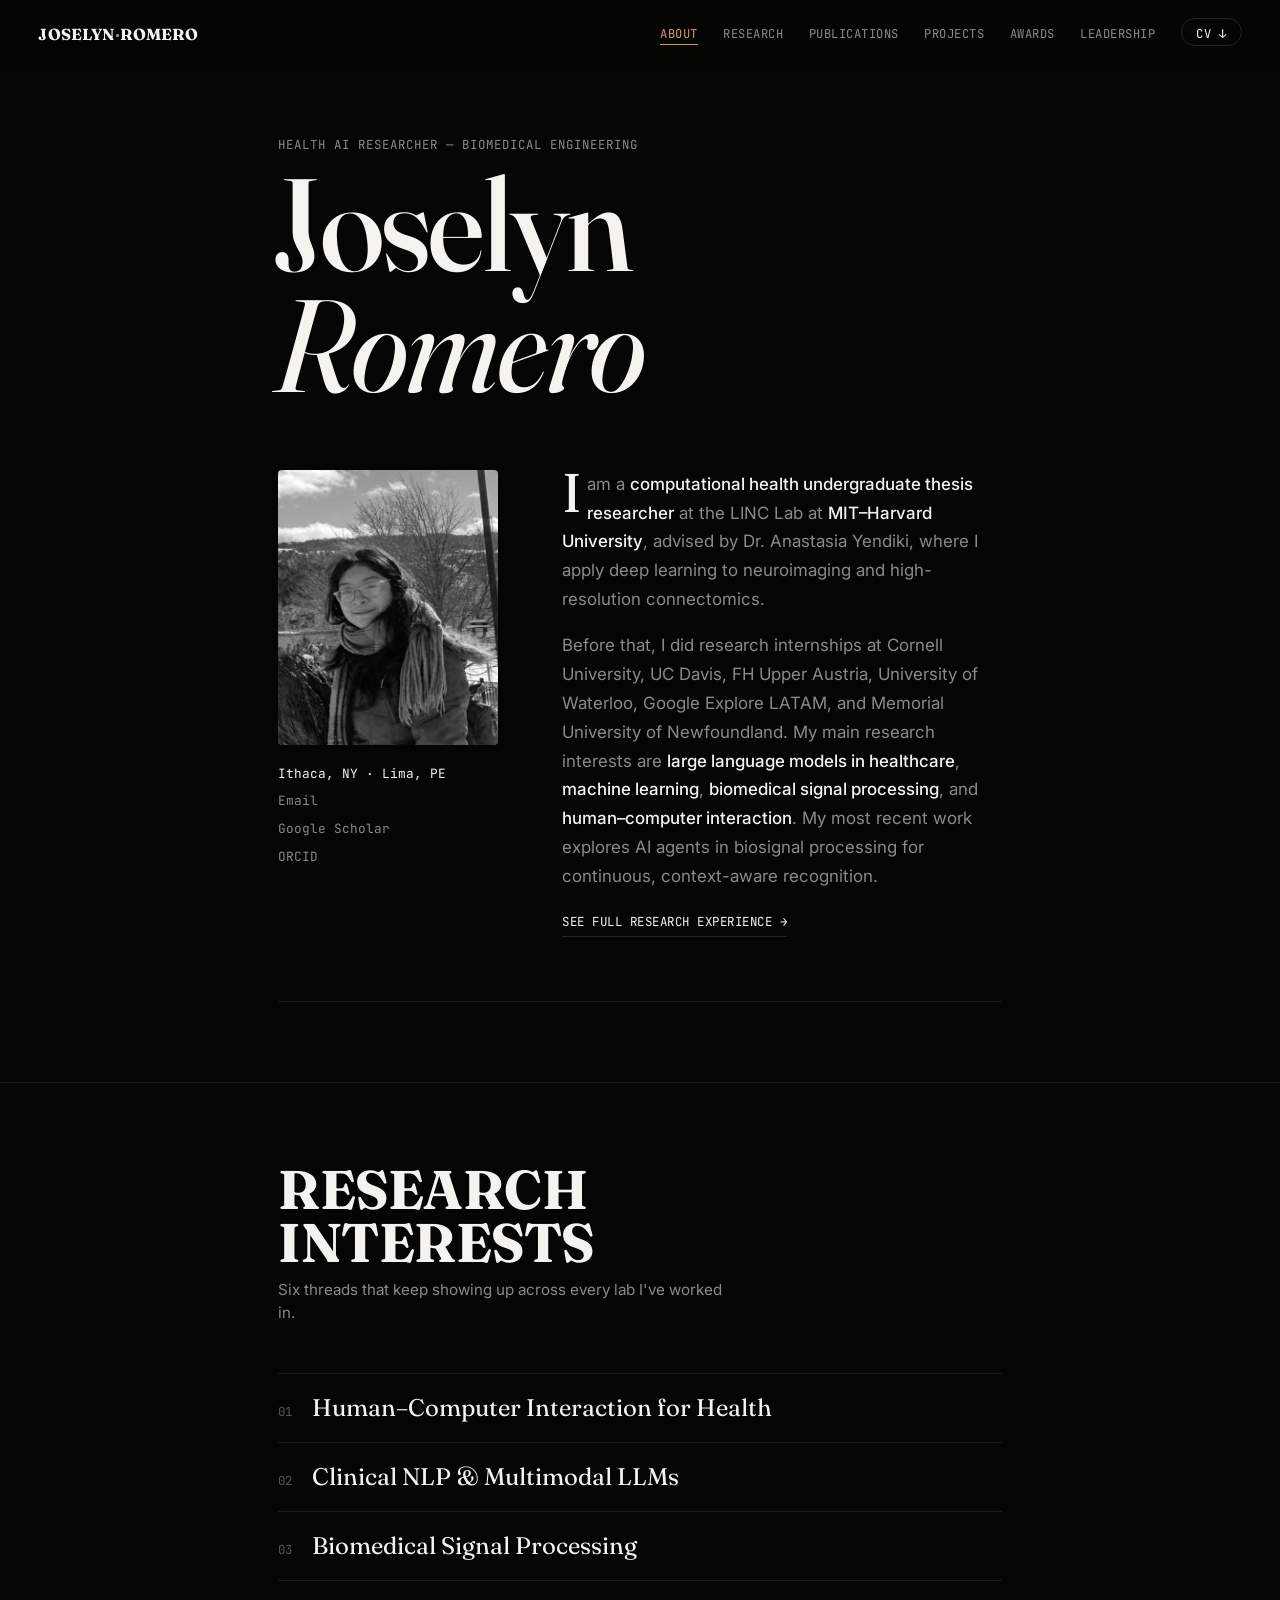
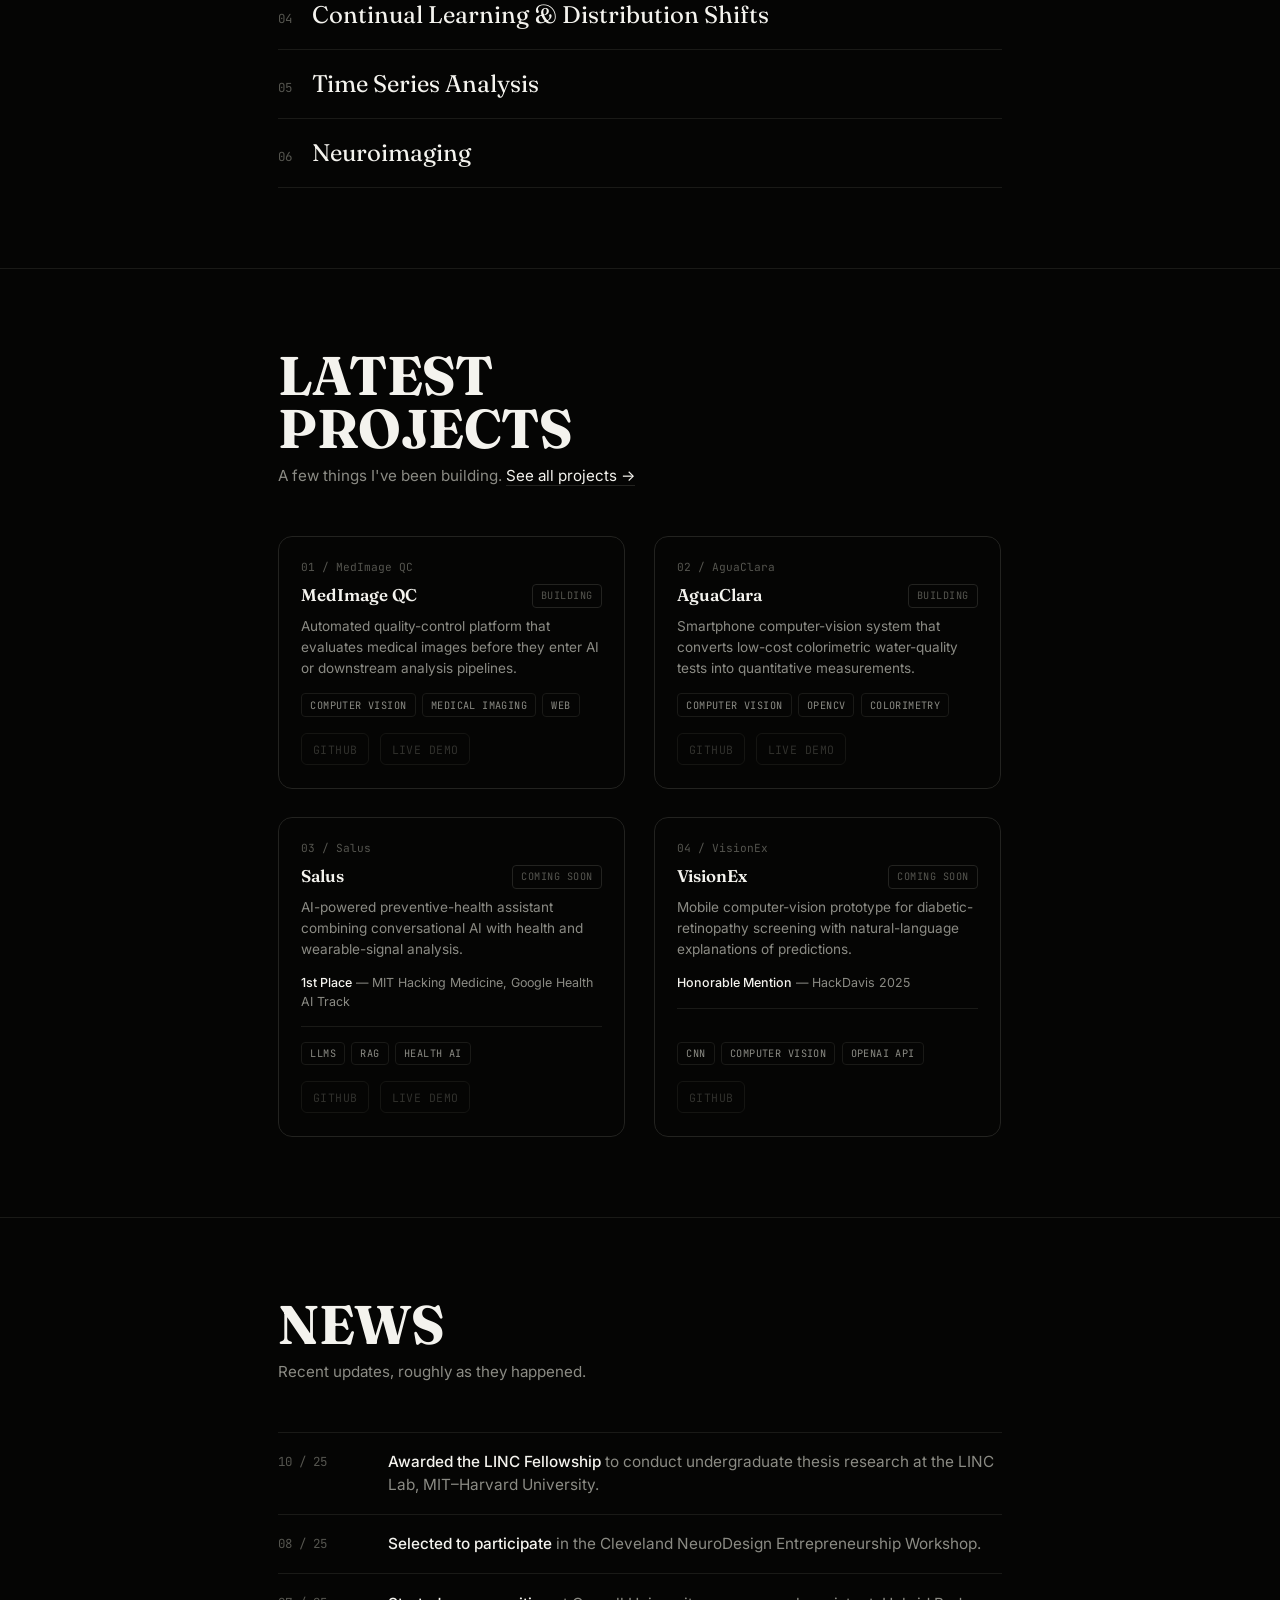
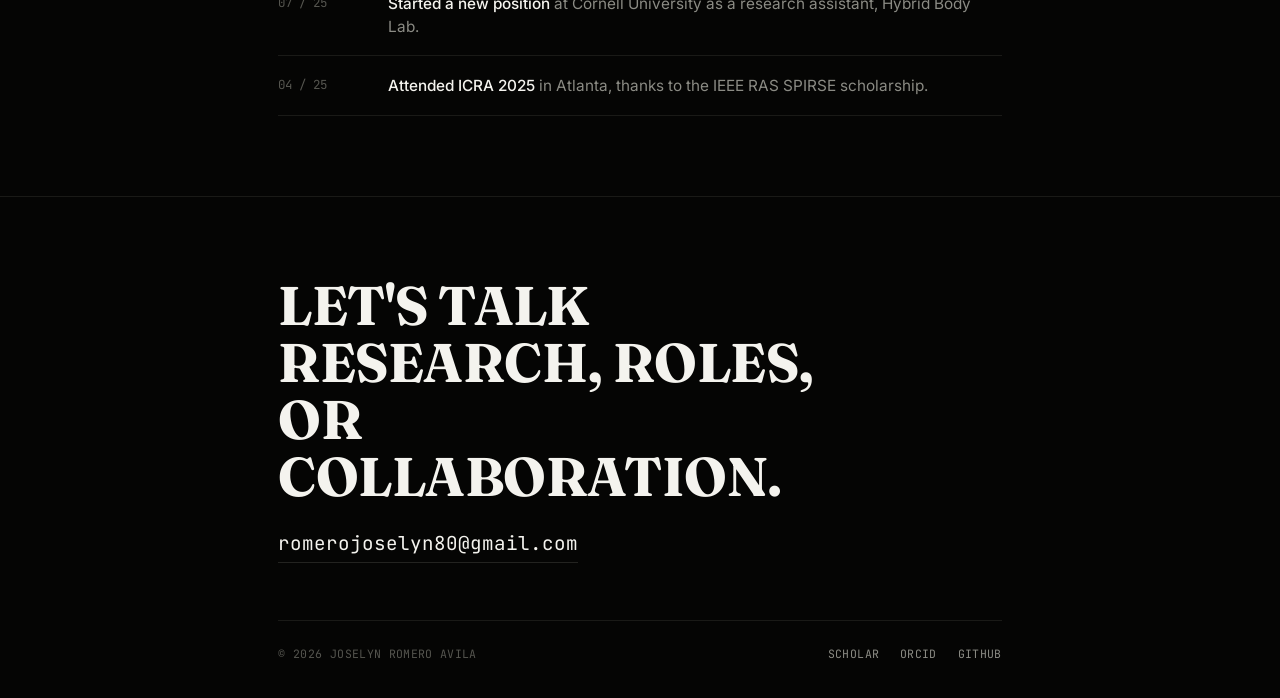
<file: index.html>
<!DOCTYPE html>
<html lang="en">
<head>
<meta charset="UTF-8">
<meta name="viewport" content="width=device-width, initial-scale=1.0">
<script>document.documentElement.classList.add("js");</script>
<title>Joselyn Romero — Health AI Researcher</title>
<meta name="description" content="Joselyn Romero is a Health AI researcher working on deep learning for neuroimaging, connectomics, and biosignal processing across labs at MIT–Harvard, Cornell, and more.">
<link rel="preconnect" href="https://fonts.googleapis.com">
<link rel="stylesheet" href="styles.css">
</head>
<body>

<nav class="site-nav">
  <a href="index.html" class="nav-mark">JOSELYN<span>·</span>ROMERO</a>
  <button class="nav-burger" aria-label="Toggle menu" aria-expanded="false">
    <span></span><span></span><span></span>
  </button>
  <ul class="nav-links">
    <li><a href="index.html" class="is-active">About</a></li>
    <li><a href="research.html">Research</a></li>
    <li><a href="publications.html">Publications</a></li>
    <li><a href="projects.html">Projects</a></li>
    <li><a href="awards.html">Awards</a></li>
    <li><a href="leadership.html">Leadership</a></li>
    <li><a href="files/Joselyn_Romero_Resume_.pdf" target="_blank" rel="noopener" class="nav-cv">CV ↓</a></li>
  </ul>
</nav>

<section class="section first hero-editorial" id="about">
  <div class="wrap">

    <span class="hero-kicker">Health AI Researcher — Biomedical Engineering</span>
    <h1 class="hero-name">Joselyn<br><em>Romero</em></h1>

    <div class="hero-grid reveal">
      <div class="hero-side">
        <div class="hero-photo"><img src="images/photo1.png" alt="Joselyn Romero"></div>
        <div class="hero-links">
          <span>Ithaca, NY · Lima, PE</span>
          <a href="mailto:romerojoselyn80@gmail.com">Email</a>
          <a href="https://scholar.google.com/citations?hl=es&user=W59Q7i4AAAAJ" target="_blank" rel="noopener">Google Scholar</a>
          <a href="http://orcid.org/yourorcidurl" target="_blank" rel="noopener">ORCID</a>
        </div>
      </div>
      <div class="hero-copy">
        <p>
          I am a <strong>computational health undergraduate thesis researcher</strong> at the LINC Lab
          at <strong>MIT–Harvard University</strong>, advised by Dr. Anastasia Yendiki, where I apply deep
          learning to neuroimaging and high-resolution connectomics.
        </p>
        <p>
          Before that, I did research internships at Cornell University, UC Davis, FH Upper Austria,
          University of Waterloo, Google Explore LATAM, and Memorial University of Newfoundland.
          My main research interests are <strong>large language models in healthcare</strong>,
          <strong>machine learning</strong>, <strong>biomedical signal processing</strong>, and
          <strong>human–computer interaction</strong>. My most recent work explores AI agents in
          biosignal processing for continuous, context-aware recognition.
        </p>
        <a href="research.html" class="text-btn">See full research experience →</a>
      </div>
    </div>

  </div>
</section>

<section class="section" id="interests">
  <div class="wrap">
    <div class="section-head reveal">
      <div class="section-head-text">
        <h2 class="section-title">Research<br>Interests</h2>
        <p class="section-note">Six threads that keep showing up across every lab I've worked in.</p>
      </div>
    </div>
    <div class="interest-list reveal">
      <div class="interest-row"><span class="interest-num">01</span><span class="interest-name">Human–Computer Interaction for Health</span></div>
      <div class="interest-row"><span class="interest-num">02</span><span class="interest-name">Clinical NLP &amp; Multimodal LLMs</span></div>
      <div class="interest-row"><span class="interest-num">03</span><span class="interest-name">Biomedical Signal Processing</span></div>
      <div class="interest-row"><span class="interest-num">04</span><span class="interest-name">Continual Learning &amp; Distribution Shifts</span></div>
      <div class="interest-row"><span class="interest-num">05</span><span class="interest-name">Time Series Analysis</span></div>
      <div class="interest-row"><span class="interest-num">06</span><span class="interest-name">Neuroimaging</span></div>
    </div>
  </div>
</section>

<section class="section featured-projects" id="projects">
  <div class="wrap">
    <div class="section-head reveal">
      <div class="section-head-text">
        <h2 class="section-title">Latest<br>Projects</h2>
        <p class="section-note">A few things I've been building. <a href="projects.html">See all projects →</a></p>
      </div>
    </div>

    <div class="project-grid reveal">

      <div class="project">
        <span class="project-index">01 / MedImage QC</span>
        <div class="project-top">
          <div class="project-title">MedImage QC</div>
          <span class="project-status">Building</span>
        </div>
        <p class="project-desc">Automated quality-control platform that evaluates medical images before they enter AI or downstream analysis pipelines.</p>
        <div class="project-tags">
          <span class="project-tag">Computer Vision</span>
          <span class="project-tag">Medical Imaging</span>
          <span class="project-tag">Web</span>
        </div>
        <div class="project-links">
          <span class="project-link is-disabled">GitHub</span>
          <span class="project-link is-disabled">Live Demo</span>
        </div>
      </div>

      <div class="project">
        <span class="project-index">02 / AguaClara</span>
        <div class="project-top">
          <div class="project-title">AguaClara</div>
          <span class="project-status">Building</span>
        </div>
        <p class="project-desc">Smartphone computer-vision system that converts low-cost colorimetric water-quality tests into quantitative measurements.</p>
        <div class="project-tags">
          <span class="project-tag">Computer Vision</span>
          <span class="project-tag">OpenCV</span>
          <span class="project-tag">Colorimetry</span>
        </div>
        <div class="project-links">
          <span class="project-link is-disabled">GitHub</span>
          <span class="project-link is-disabled">Live Demo</span>
        </div>
      </div>

      <div class="project">
        <span class="project-index">03 / Salus</span>
        <div class="project-top">
          <div class="project-title">Salus</div>
          <span class="project-status">Coming soon</span>
        </div>
        <p class="project-desc">AI-powered preventive-health assistant combining conversational AI with health and wearable-signal analysis.</p>
        <div class="project-recognition"><strong>1st Place</strong> — MIT Hacking Medicine, Google Health AI Track</div>
        <div class="project-tags">
          <span class="project-tag">LLMs</span>
          <span class="project-tag">RAG</span>
          <span class="project-tag">Health AI</span>
        </div>
        <div class="project-links">
          <span class="project-link is-disabled">GitHub</span>
          <span class="project-link is-disabled">Live Demo</span>
        </div>
      </div>

      <div class="project">
        <span class="project-index">04 / VisionEx</span>
        <div class="project-top">
          <div class="project-title">VisionEx</div>
          <span class="project-status">Coming soon</span>
        </div>
        <p class="project-desc">Mobile computer-vision prototype for diabetic-retinopathy screening with natural-language explanations of predictions.</p>
        <div class="project-recognition"><strong>Honorable Mention</strong> — HackDavis 2025</div>
        <div class="project-tags">
          <span class="project-tag">CNN</span>
          <span class="project-tag">Computer Vision</span>
          <span class="project-tag">OpenAI API</span>
        </div>
        <div class="project-links">
          <span class="project-link is-disabled">GitHub</span>
        </div>
      </div>

    </div>
  </div>
</section>

<section class="section" id="news">
  <div class="wrap">
    <div class="section-head reveal">
      <div class="section-head-text">
        <h2 class="section-title">News</h2>
        <p class="section-note">Recent updates, roughly as they happened.</p>
      </div>
    </div>
    <ul class="news-list reveal">
      <li>
        <time>10 / 25</time>
        <p><strong>Awarded the LINC Fellowship</strong> to conduct undergraduate thesis research at the LINC Lab, MIT–Harvard University.</p>
      </li>
      <li>
        <time>08 / 25</time>
        <p><strong>Selected to participate</strong> in the Cleveland NeuroDesign Entrepreneurship Workshop.</p>
      </li>
      <li>
        <time>07 / 25</time>
        <p><strong>Started a new position</strong> at Cornell University as a research assistant, Hybrid Body Lab.</p>
      </li>
      <li>
        <time>04 / 25</time>
        <p><strong>Attended ICRA 2025</strong> in Atlanta, thanks to the IEEE RAS SPIRSE scholarship.</p>
      </li>
    </ul>
  </div>
</section>

<footer class="site-footer">
  <div class="wrap">
    <h2 class="footer-cta reveal">Let's talk research, roles, or collaboration.</h2>
    <a href="mailto:romerojoselyn80@gmail.com" class="footer-email reveal">romerojoselyn80@gmail.com</a>
    <div class="footer-bottom">
      <span>© 2026 Joselyn Romero Avila</span>
      <div class="footer-socials">
        <a href="https://scholar.google.com/citations?hl=es&user=W59Q7i4AAAAJ" target="_blank" rel="noopener">Scholar</a>
        <a href="http://orcid.org/yourorcidurl" target="_blank" rel="noopener">ORCID</a>
        <a href="https://github.com/jromero158486" target="_blank" rel="noopener">GitHub</a>
      </div>
    </div>
  </div>
</footer>

<script src="script.js"></script>
</body>
</html>
</file>
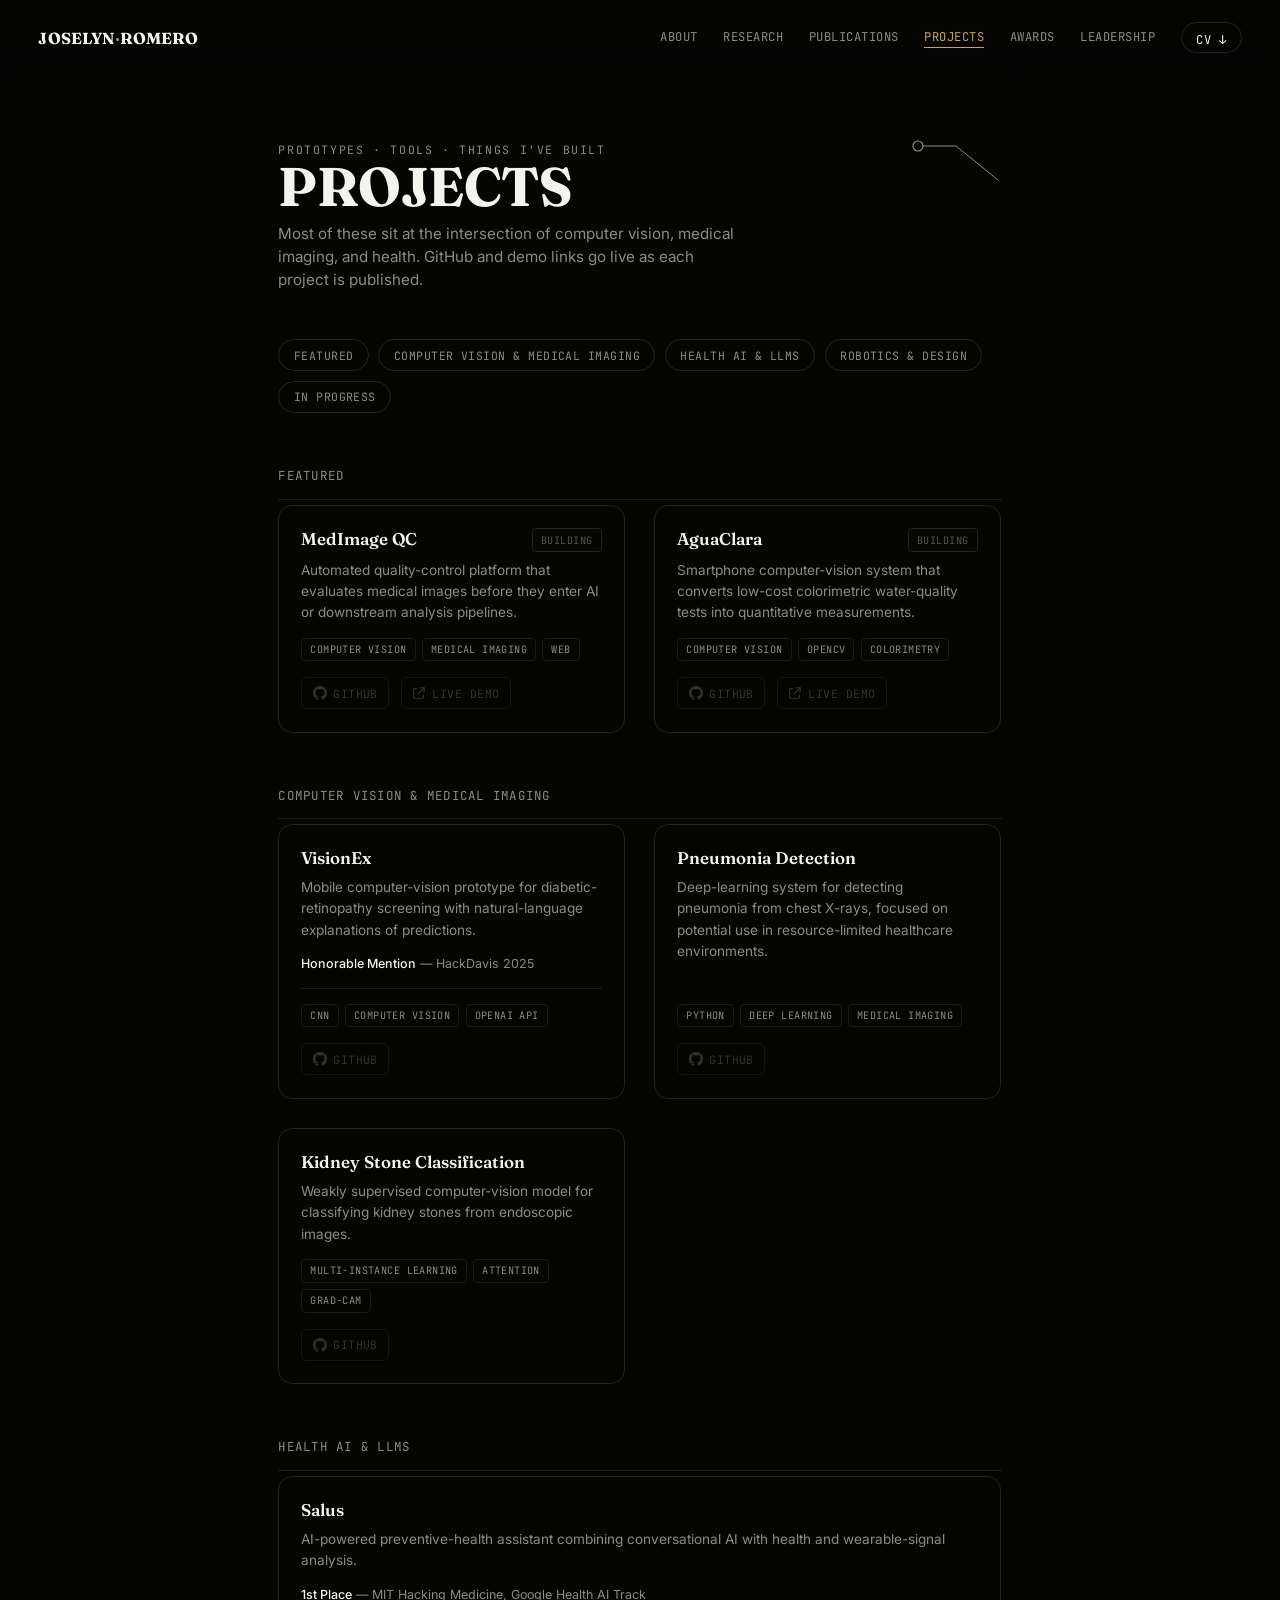
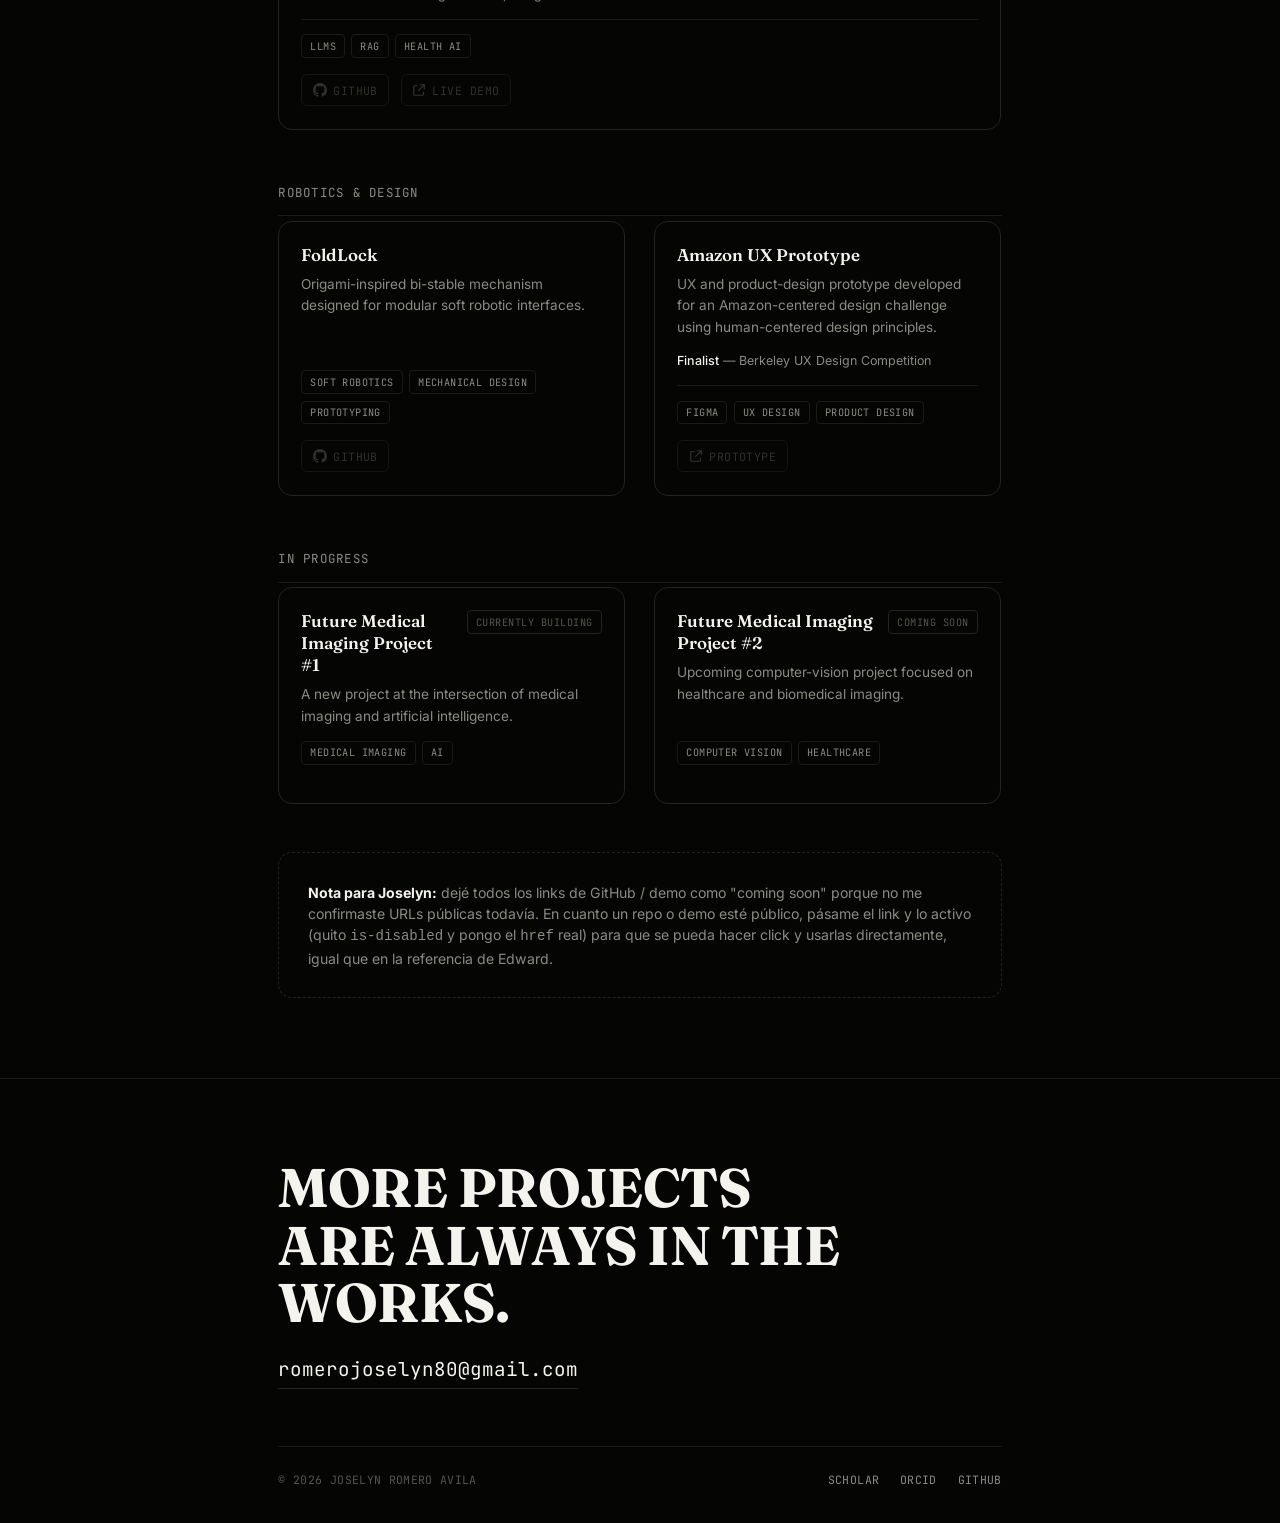
<file: projects.html>
<!DOCTYPE html>
<html lang="en">
<head>
<meta charset="UTF-8">
<meta name="viewport" content="width=device-width, initial-scale=1.0">
<script>document.documentElement.classList.add("js");</script>
<title>Projects — Joselyn Romero</title>
<meta name="description" content="Projects, prototypes, and tools built by Joselyn Romero across computer vision, medical imaging, and health AI.">
<link rel="preconnect" href="https://fonts.googleapis.com">
<link rel="stylesheet" href="styles.css">
</head>
<body>

<div class="grain"></div>

<nav class="site-nav">
  <a href="index.html" class="nav-mark">JOSELYN<span>·</span>ROMERO</a>
  <button class="nav-burger" aria-label="Toggle menu" aria-expanded="false">
    <span></span><span></span><span></span>
  </button>
  <ul class="nav-links">
    <li><a href="index.html">About</a></li>
    <li><a href="research.html">Research</a></li>
    <li><a href="publications.html">Publications</a></li>
    <li><a href="projects.html">Projects</a></li>
    <li><a href="awards.html">Awards</a></li>
    <li><a href="leadership.html">Leadership</a></li>
    <li><a href="files/Joselyn_Romero_Resume_.pdf" target="_blank" rel="noopener" class="nav-cv magnetic">CV ↓</a></li>
  </ul>
</nav>

<section class="section first" id="projects">
  <div class="wrap">
    <div class="section-head reveal">
      <div class="section-head-text">
        <span class="eyebrow">Prototypes · tools · things I've built</span>
        <h1 class="section-title">Projects</h1>
        <p class="section-note">Most of these sit at the intersection of computer vision, medical imaging, and health. GitHub and demo links go live as each project is published.</p>
      </div>
      <svg class="node-doodle" viewBox="0 0 92 48" aria-hidden="true">
        <path d="M8,10 L46,10 L88,44"/>
        <circle cx="8" cy="10" r="5"/>
      </svg>
    </div>

    <nav class="project-jump reveal" aria-label="Jump to category">
      <a href="#p-featured">Featured</a>
      <a href="#p-cv">Computer Vision &amp; Medical Imaging</a>
      <a href="#p-health">Health AI &amp; LLMs</a>
      <a href="#p-design">Robotics &amp; Design</a>
      <a href="#p-progress">In Progress</a>
    </nav>

    <!-- Featured -->
    <div class="group reveal" id="p-featured">
      <div class="group-title">Featured</div>
      <div class="project-grid">

        <div class="project">
          <div class="project-top">
            <div class="project-title">MedImage QC</div>
            <span class="project-status">Building</span>
          </div>
          <p class="project-desc">Automated quality-control platform that evaluates medical images before they enter AI or downstream analysis pipelines.</p>
          <div class="project-tags">
            <span class="project-tag">Computer Vision</span>
            <span class="project-tag">Medical Imaging</span>
            <span class="project-tag">Web</span>
          </div>
          <div class="project-links">
            <span class="project-link is-disabled"><svg viewBox="0 0 16 16" fill="currentColor" aria-hidden="true"><path d="M8 0C3.58 0 0 3.58 0 8a8 8 0 0 0 5.47 7.59c.4.07.55-.17.55-.38 0-.19-.01-.82-.01-1.49-2.01.37-2.53-.49-2.69-.94-.09-.23-.48-.94-.82-1.13-.28-.15-.68-.52-.01-.53.63-.01 1.08.58 1.23.82.72 1.21 1.87.87 2.33.66.07-.52.28-.87.51-1.07-1.78-.2-3.64-.89-3.64-3.95 0-.87.31-1.59.82-2.15-.08-.2-.36-1.02.08-2.12 0 0 .67-.21 2.2.82a7.5 7.5 0 0 1 4 0c1.53-1.04 2.2-.82 2.2-.82.44 1.1.16 1.92.08 2.12.51.56.82 1.27.82 2.15 0 3.07-1.87 3.75-3.65 3.95.29.25.54.73.54 1.48 0 1.07-.01 1.93-.01 2.2 0 .21.15.46.55.38A8 8 0 0 0 16 8c0-4.42-3.58-8-8-8z"/></svg>GitHub</span>
            <span class="project-link is-disabled"><svg viewBox="0 0 16 16" fill="none" stroke="currentColor" stroke-width="1.4" aria-hidden="true"><path d="M6 3H3a1 1 0 0 0-1 1v9a1 1 0 0 0 1 1h9a1 1 0 0 0 1-1v-3"/><path d="M9 2h5v5"/><path d="M14 2 7 9"/></svg>Live Demo</span>
          </div>
        </div>

        <div class="project">
          <div class="project-top">
            <div class="project-title">AguaClara</div>
            <span class="project-status">Building</span>
          </div>
          <p class="project-desc">Smartphone computer-vision system that converts low-cost colorimetric water-quality tests into quantitative measurements.</p>
          <div class="project-tags">
            <span class="project-tag">Computer Vision</span>
            <span class="project-tag">OpenCV</span>
            <span class="project-tag">Colorimetry</span>
          </div>
          <div class="project-links">
            <span class="project-link is-disabled"><svg viewBox="0 0 16 16" fill="currentColor" aria-hidden="true"><path d="M8 0C3.58 0 0 3.58 0 8a8 8 0 0 0 5.47 7.59c.4.07.55-.17.55-.38 0-.19-.01-.82-.01-1.49-2.01.37-2.53-.49-2.69-.94-.09-.23-.48-.94-.82-1.13-.28-.15-.68-.52-.01-.53.63-.01 1.08.58 1.23.82.72 1.21 1.87.87 2.33.66.07-.52.28-.87.51-1.07-1.78-.2-3.64-.89-3.64-3.95 0-.87.31-1.59.82-2.15-.08-.2-.36-1.02.08-2.12 0 0 .67-.21 2.2.82a7.5 7.5 0 0 1 4 0c1.53-1.04 2.2-.82 2.2-.82.44 1.1.16 1.92.08 2.12.51.56.82 1.27.82 2.15 0 3.07-1.87 3.75-3.65 3.95.29.25.54.73.54 1.48 0 1.07-.01 1.93-.01 2.2 0 .21.15.46.55.38A8 8 0 0 0 16 8c0-4.42-3.58-8-8-8z"/></svg>GitHub</span>
            <span class="project-link is-disabled"><svg viewBox="0 0 16 16" fill="none" stroke="currentColor" stroke-width="1.4" aria-hidden="true"><path d="M6 3H3a1 1 0 0 0-1 1v9a1 1 0 0 0 1 1h9a1 1 0 0 0 1-1v-3"/><path d="M9 2h5v5"/><path d="M14 2 7 9"/></svg>Live Demo</span>
          </div>
        </div>

      </div>
    </div>

    <!-- Computer Vision & Medical Imaging -->
    <div class="group reveal" id="p-cv">
      <div class="group-title">Computer Vision &amp; Medical Imaging</div>
      <div class="project-grid is-compact">

        <div class="project">
          <div class="project-top">
            <div class="project-title">VisionEx</div>
          </div>
          <p class="project-desc">Mobile computer-vision prototype for diabetic-retinopathy screening with natural-language explanations of predictions.</p>
          <div class="project-recognition"><strong>Honorable Mention</strong> — HackDavis 2025</div>
          <div class="project-tags">
            <span class="project-tag">CNN</span>
            <span class="project-tag">Computer Vision</span>
            <span class="project-tag">OpenAI API</span>
          </div>
          <div class="project-links">
            <span class="project-link is-disabled"><svg viewBox="0 0 16 16" fill="currentColor" aria-hidden="true"><path d="M8 0C3.58 0 0 3.58 0 8a8 8 0 0 0 5.47 7.59c.4.07.55-.17.55-.38 0-.19-.01-.82-.01-1.49-2.01.37-2.53-.49-2.69-.94-.09-.23-.48-.94-.82-1.13-.28-.15-.68-.52-.01-.53.63-.01 1.08.58 1.23.82.72 1.21 1.87.87 2.33.66.07-.52.28-.87.51-1.07-1.78-.2-3.64-.89-3.64-3.95 0-.87.31-1.59.82-2.15-.08-.2-.36-1.02.08-2.12 0 0 .67-.21 2.2.82a7.5 7.5 0 0 1 4 0c1.53-1.04 2.2-.82 2.2-.82.44 1.1.16 1.92.08 2.12.51.56.82 1.27.82 2.15 0 3.07-1.87 3.75-3.65 3.95.29.25.54.73.54 1.48 0 1.07-.01 1.93-.01 2.2 0 .21.15.46.55.38A8 8 0 0 0 16 8c0-4.42-3.58-8-8-8z"/></svg>GitHub</span>
          </div>
        </div>

        <div class="project">
          <div class="project-top">
            <div class="project-title">Pneumonia Detection</div>
          </div>
          <p class="project-desc">Deep-learning system for detecting pneumonia from chest X-rays, focused on potential use in resource-limited healthcare environments.</p>
          <div class="project-tags">
            <span class="project-tag">Python</span>
            <span class="project-tag">Deep Learning</span>
            <span class="project-tag">Medical Imaging</span>
          </div>
          <div class="project-links">
            <span class="project-link is-disabled"><svg viewBox="0 0 16 16" fill="currentColor" aria-hidden="true"><path d="M8 0C3.58 0 0 3.58 0 8a8 8 0 0 0 5.47 7.59c.4.07.55-.17.55-.38 0-.19-.01-.82-.01-1.49-2.01.37-2.53-.49-2.69-.94-.09-.23-.48-.94-.82-1.13-.28-.15-.68-.52-.01-.53.63-.01 1.08.58 1.23.82.72 1.21 1.87.87 2.33.66.07-.52.28-.87.51-1.07-1.78-.2-3.64-.89-3.64-3.95 0-.87.31-1.59.82-2.15-.08-.2-.36-1.02.08-2.12 0 0 .67-.21 2.2.82a7.5 7.5 0 0 1 4 0c1.53-1.04 2.2-.82 2.2-.82.44 1.1.16 1.92.08 2.12.51.56.82 1.27.82 2.15 0 3.07-1.87 3.75-3.65 3.95.29.25.54.73.54 1.48 0 1.07-.01 1.93-.01 2.2 0 .21.15.46.55.38A8 8 0 0 0 16 8c0-4.42-3.58-8-8-8z"/></svg>GitHub</span>
          </div>
        </div>

        <div class="project">
          <div class="project-top">
            <div class="project-title">Kidney Stone Classification</div>
          </div>
          <p class="project-desc">Weakly supervised computer-vision model for classifying kidney stones from endoscopic images.</p>
          <div class="project-tags">
            <span class="project-tag">Multi-Instance Learning</span>
            <span class="project-tag">Attention</span>
            <span class="project-tag">Grad-CAM</span>
          </div>
          <div class="project-links">
            <span class="project-link is-disabled"><svg viewBox="0 0 16 16" fill="currentColor" aria-hidden="true"><path d="M8 0C3.58 0 0 3.58 0 8a8 8 0 0 0 5.47 7.59c.4.07.55-.17.55-.38 0-.19-.01-.82-.01-1.49-2.01.37-2.53-.49-2.69-.94-.09-.23-.48-.94-.82-1.13-.28-.15-.68-.52-.01-.53.63-.01 1.08.58 1.23.82.72 1.21 1.87.87 2.33.66.07-.52.28-.87.51-1.07-1.78-.2-3.64-.89-3.64-3.95 0-.87.31-1.59.82-2.15-.08-.2-.36-1.02.08-2.12 0 0 .67-.21 2.2.82a7.5 7.5 0 0 1 4 0c1.53-1.04 2.2-.82 2.2-.82.44 1.1.16 1.92.08 2.12.51.56.82 1.27.82 2.15 0 3.07-1.87 3.75-3.65 3.95.29.25.54.73.54 1.48 0 1.07-.01 1.93-.01 2.2 0 .21.15.46.55.38A8 8 0 0 0 16 8c0-4.42-3.58-8-8-8z"/></svg>GitHub</span>
          </div>
        </div>

      </div>
    </div>

    <!-- Health AI & LLMs -->
    <div class="group reveal" id="p-health">
      <div class="group-title">Health AI &amp; LLMs</div>
      <div class="project-grid is-compact">

        <div class="project">
          <div class="project-top">
            <div class="project-title">Salus</div>
          </div>
          <p class="project-desc">AI-powered preventive-health assistant combining conversational AI with health and wearable-signal analysis.</p>
          <div class="project-recognition"><strong>1st Place</strong> — MIT Hacking Medicine, Google Health AI Track</div>
          <div class="project-tags">
            <span class="project-tag">LLMs</span>
            <span class="project-tag">RAG</span>
            <span class="project-tag">Health AI</span>
          </div>
          <div class="project-links">
            <span class="project-link is-disabled"><svg viewBox="0 0 16 16" fill="currentColor" aria-hidden="true"><path d="M8 0C3.58 0 0 3.58 0 8a8 8 0 0 0 5.47 7.59c.4.07.55-.17.55-.38 0-.19-.01-.82-.01-1.49-2.01.37-2.53-.49-2.69-.94-.09-.23-.48-.94-.82-1.13-.28-.15-.68-.52-.01-.53.63-.01 1.08.58 1.23.82.72 1.21 1.87.87 2.33.66.07-.52.28-.87.51-1.07-1.78-.2-3.64-.89-3.64-3.95 0-.87.31-1.59.82-2.15-.08-.2-.36-1.02.08-2.12 0 0 .67-.21 2.2.82a7.5 7.5 0 0 1 4 0c1.53-1.04 2.2-.82 2.2-.82.44 1.1.16 1.92.08 2.12.51.56.82 1.27.82 2.15 0 3.07-1.87 3.75-3.65 3.95.29.25.54.73.54 1.48 0 1.07-.01 1.93-.01 2.2 0 .21.15.46.55.38A8 8 0 0 0 16 8c0-4.42-3.58-8-8-8z"/></svg>GitHub</span>
            <span class="project-link is-disabled"><svg viewBox="0 0 16 16" fill="none" stroke="currentColor" stroke-width="1.4" aria-hidden="true"><path d="M6 3H3a1 1 0 0 0-1 1v9a1 1 0 0 0 1 1h9a1 1 0 0 0 1-1v-3"/><path d="M9 2h5v5"/><path d="M14 2 7 9"/></svg>Live Demo</span>
          </div>
        </div>

      </div>
    </div>

    <!-- Robotics & Design -->
    <div class="group reveal" id="p-design">
      <div class="group-title">Robotics &amp; Design</div>
      <div class="project-grid is-compact">

        <div class="project">
          <div class="project-top">
            <div class="project-title">FoldLock</div>
          </div>
          <p class="project-desc">Origami-inspired bi-stable mechanism designed for modular soft robotic interfaces.</p>
          <div class="project-tags">
            <span class="project-tag">Soft Robotics</span>
            <span class="project-tag">Mechanical Design</span>
            <span class="project-tag">Prototyping</span>
          </div>
          <div class="project-links">
            <span class="project-link is-disabled"><svg viewBox="0 0 16 16" fill="currentColor" aria-hidden="true"><path d="M8 0C3.58 0 0 3.58 0 8a8 8 0 0 0 5.47 7.59c.4.07.55-.17.55-.38 0-.19-.01-.82-.01-1.49-2.01.37-2.53-.49-2.69-.94-.09-.23-.48-.94-.82-1.13-.28-.15-.68-.52-.01-.53.63-.01 1.08.58 1.23.82.72 1.21 1.87.87 2.33.66.07-.52.28-.87.51-1.07-1.78-.2-3.64-.89-3.64-3.95 0-.87.31-1.59.82-2.15-.08-.2-.36-1.02.08-2.12 0 0 .67-.21 2.2.82a7.5 7.5 0 0 1 4 0c1.53-1.04 2.2-.82 2.2-.82.44 1.1.16 1.92.08 2.12.51.56.82 1.27.82 2.15 0 3.07-1.87 3.75-3.65 3.95.29.25.54.73.54 1.48 0 1.07-.01 1.93-.01 2.2 0 .21.15.46.55.38A8 8 0 0 0 16 8c0-4.42-3.58-8-8-8z"/></svg>GitHub</span>
          </div>
        </div>

        <div class="project">
          <div class="project-top">
            <div class="project-title">Amazon UX Prototype</div>
          </div>
          <p class="project-desc">UX and product-design prototype developed for an Amazon-centered design challenge using human-centered design principles.</p>
          <div class="project-recognition"><strong>Finalist</strong> — Berkeley UX Design Competition</div>
          <div class="project-tags">
            <span class="project-tag">Figma</span>
            <span class="project-tag">UX Design</span>
            <span class="project-tag">Product Design</span>
          </div>
          <div class="project-links">
            <span class="project-link is-disabled"><svg viewBox="0 0 16 16" fill="none" stroke="currentColor" stroke-width="1.4" aria-hidden="true"><path d="M6 3H3a1 1 0 0 0-1 1v9a1 1 0 0 0 1 1h9a1 1 0 0 0 1-1v-3"/><path d="M9 2h5v5"/><path d="M14 2 7 9"/></svg>Prototype</span>
          </div>
        </div>

      </div>
    </div>

    <!-- In Progress -->
    <div class="group reveal" id="p-progress">
      <div class="group-title">In Progress</div>
      <div class="project-grid is-compact">

        <div class="project">
          <div class="project-top">
            <div class="project-title">Future Medical Imaging Project #1</div>
            <span class="project-status">Currently building</span>
          </div>
          <p class="project-desc">A new project at the intersection of medical imaging and artificial intelligence.</p>
          <div class="project-tags">
            <span class="project-tag">Medical Imaging</span>
            <span class="project-tag">AI</span>
          </div>
        </div>

        <div class="project">
          <div class="project-top">
            <div class="project-title">Future Medical Imaging Project #2</div>
            <span class="project-status">Coming soon</span>
          </div>
          <p class="project-desc">Upcoming computer-vision project focused on healthcare and biomedical imaging.</p>
          <div class="project-tags">
            <span class="project-tag">Computer Vision</span>
            <span class="project-tag">Healthcare</span>
          </div>
        </div>

      </div>
    </div>

    <div class="callout reveal">
      <strong>Nota para Joselyn:</strong> dejé todos los links de GitHub / demo como "coming soon"
      porque no me confirmaste URLs públicas todavía. En cuanto un repo o demo esté público,
      pásame el link y lo activo (quito <code>is-disabled</code> y pongo el <code>href</code> real)
      para que se pueda hacer click y usarlas directamente, igual que en la referencia de Edward.
    </div>

  </div>
</section>

<footer class="site-footer">
  <div class="wrap">
    <h2 class="footer-cta reveal">More projects are always in the works.</h2>
    <a href="mailto:romerojoselyn80@gmail.com" class="footer-email magnetic reveal">romerojoselyn80@gmail.com</a>
    <div class="footer-bottom">
      <span>© 2026 Joselyn Romero Avila</span>
      <div class="footer-socials">
        <a href="https://scholar.google.com/citations?hl=es&user=W59Q7i4AAAAJ" target="_blank" rel="noopener">Scholar</a>
        <a href="http://orcid.org/yourorcidurl" target="_blank" rel="noopener">ORCID</a>
        <a href="https://github.com/jromero158486" target="_blank" rel="noopener">GitHub</a>
      </div>
    </div>
  </div>
</footer>

<script src="script.js"></script>
</body>
</html>
</file>
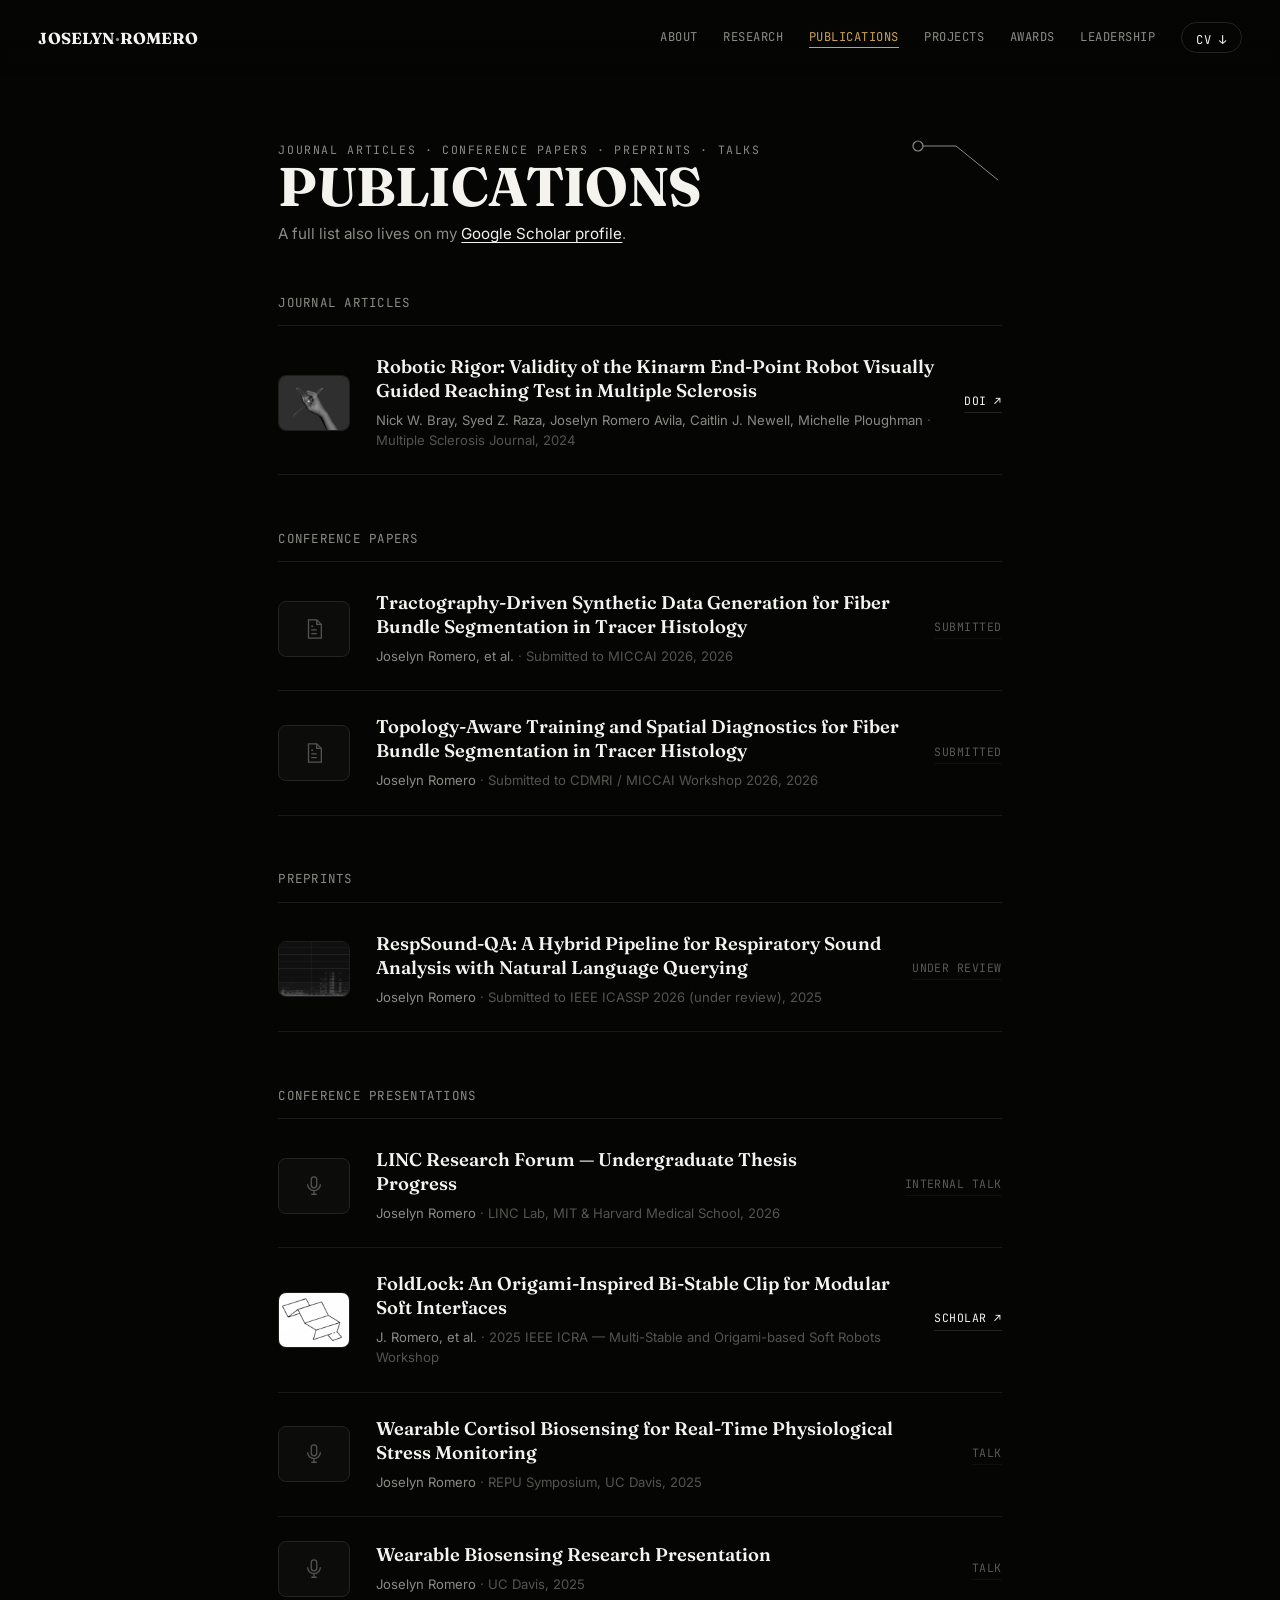
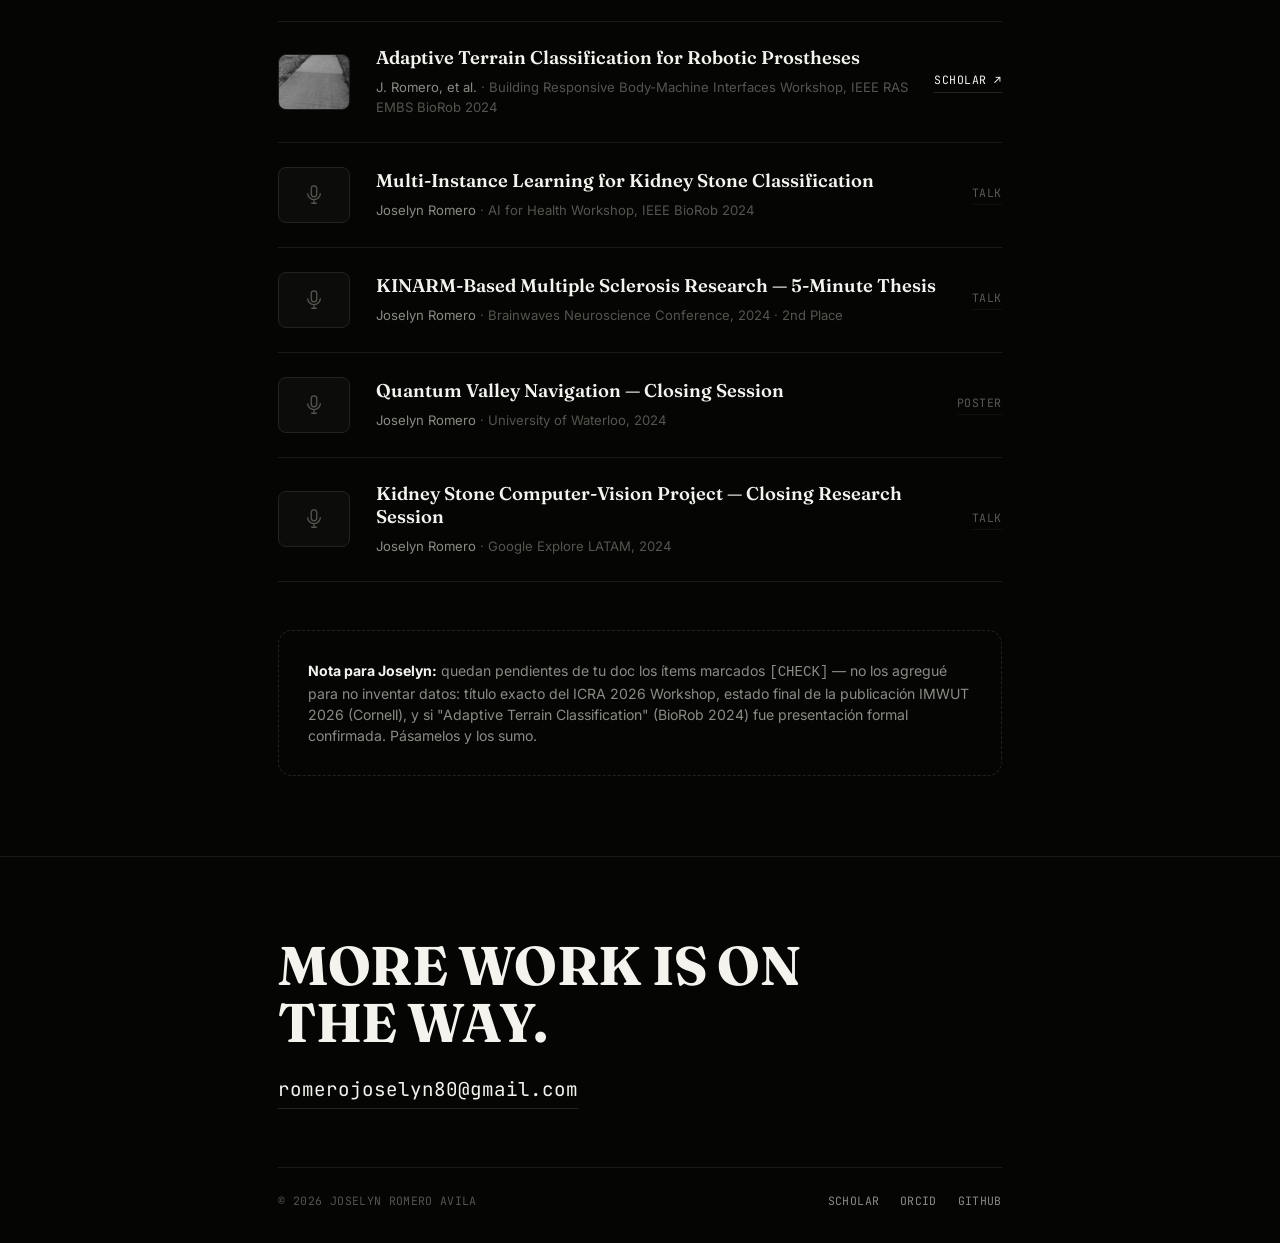
<file: publications.html>
<!DOCTYPE html>
<html lang="en">
<head>
<meta charset="UTF-8">
<meta name="viewport" content="width=device-width, initial-scale=1.0">
<script>document.documentElement.classList.add("js");</script>
<title>Publications — Joselyn Romero</title>
<meta name="description" content="Journal articles, preprints, and conference presentations by Joselyn Romero.">
<link rel="preconnect" href="https://fonts.googleapis.com">
<link rel="stylesheet" href="styles.css">
</head>
<body>

<div class="grain"></div>

<nav class="site-nav">
  <a href="index.html" class="nav-mark">JOSELYN<span>·</span>ROMERO</a>
  <button class="nav-burger" aria-label="Toggle menu" aria-expanded="false">
    <span></span><span></span><span></span>
  </button>
  <ul class="nav-links">
    <li><a href="index.html">About</a></li>
    <li><a href="research.html">Research</a></li>
    <li><a href="publications.html">Publications</a></li>
    <li><a href="projects.html">Projects</a></li>
    <li><a href="awards.html">Awards</a></li>
    <li><a href="leadership.html">Leadership</a></li>
    <li><a href="files/Joselyn_Romero_Resume_.pdf" target="_blank" rel="noopener" class="nav-cv magnetic">CV ↓</a></li>
  </ul>
</nav>

<section class="section first" id="pubs">
  <div class="wrap">
    <div class="section-head reveal">
      <div class="section-head-text">
        <span class="eyebrow">Journal articles · conference papers · preprints · talks</span>
        <h1 class="section-title">Publications</h1>
        <p class="section-note">A full list also lives on my
          <a href="https://scholar.google.com/citations?hl=es&user=W59Q7i4AAAAJ" target="_blank" rel="noopener" style="text-decoration:underline; text-underline-offset:3px; color:var(--fg);">Google Scholar profile</a>.
        </p>
      </div>
      <svg class="node-doodle" viewBox="0 0 92 48" aria-hidden="true">
        <path d="M8,10 L46,10 L88,44"/>
        <circle cx="8" cy="10" r="5"/>
      </svg>
    </div>

    <div class="group reveal">
      <div class="group-title">Journal Articles</div>
      <div class="pub">
        <img class="pub-thumb" src="images/kinarm.png" alt="">
        <div>
          <div class="pub-title">Robotic Rigor: Validity of the Kinarm End-Point Robot Visually Guided Reaching Test in Multiple Sclerosis</div>
          <div class="pub-meta">Nick W. Bray, Syed Z. Raza, Joselyn Romero Avila, Caitlin J. Newell, Michelle Ploughman <span class="venue">· Multiple Sclerosis Journal, 2024</span></div>
        </div>
        <a class="pub-link" href="https://doi.org/10.1016/j.arrct.2024.100382" target="_blank" rel="noopener">DOI ↗</a>
      </div>
    </div>

    <div class="group reveal">
      <div class="group-title">Conference Papers</div>
      <div class="pub">
        <div class="pub-thumb-fallback"><svg viewBox="0 0 24 24" fill="none" stroke="currentColor" stroke-width="1.4" aria-hidden="true"><path d="M6 2h9l5 5v15H6z"/><path d="M15 2v5h5"/><path d="M9 13h6M9 17h6M9 9h2"/></svg></div>
        <div>
          <div class="pub-title">Tractography-Driven Synthetic Data Generation for Fiber Bundle Segmentation in Tracer Histology</div>
          <div class="pub-meta">Joselyn Romero, et al. <span class="venue">· Submitted to MICCAI 2026, 2026</span></div>
        </div>
        <span class="pub-link is-disabled">Submitted</span>
      </div>
      <div class="pub">
        <div class="pub-thumb-fallback"><svg viewBox="0 0 24 24" fill="none" stroke="currentColor" stroke-width="1.4" aria-hidden="true"><path d="M6 2h9l5 5v15H6z"/><path d="M15 2v5h5"/><path d="M9 13h6M9 17h6M9 9h2"/></svg></div>
        <div>
          <div class="pub-title">Topology-Aware Training and Spatial Diagnostics for Fiber Bundle Segmentation in Tracer Histology</div>
          <div class="pub-meta">Joselyn Romero <span class="venue">· Submitted to CDMRI / MICCAI Workshop 2026, 2026</span></div>
        </div>
        <span class="pub-link is-disabled">Submitted</span>
      </div>
    </div>

    <div class="group reveal">
      <div class="group-title">Preprints</div>
      <div class="pub">
        <img class="pub-thumb" src="images/icassp1.png" alt="">
        <div>
          <div class="pub-title">RespSound-QA: A Hybrid Pipeline for Respiratory Sound Analysis with Natural Language Querying</div>
          <div class="pub-meta">Joselyn Romero <span class="venue">· Submitted to IEEE ICASSP 2026 (under review), 2025</span></div>
        </div>
        <span class="pub-link is-disabled">Under review</span>
      </div>
    </div>

    <div class="group reveal">
      <div class="group-title">Conference Presentations</div>
      <div class="pub">
        <div class="pub-thumb-fallback"><svg viewBox="0 0 24 24" fill="none" stroke="currentColor" stroke-width="1.4" aria-hidden="true"><rect x="9" y="2" width="6" height="12" rx="3"/><path d="M5 10a7 7 0 0 0 14 0M12 17v4M9 21h6"/></svg></div>
        <div>
          <div class="pub-title">LINC Research Forum — Undergraduate Thesis Progress</div>
          <div class="pub-meta">Joselyn Romero <span class="venue">· LINC Lab, MIT &amp; Harvard Medical School, 2026</span></div>
        </div>
        <span class="pub-link is-disabled">Internal talk</span>
      </div>
      <div class="pub">
        <img class="pub-thumb" src="images/fold.png" alt="">
        <div>
          <div class="pub-title">FoldLock: An Origami-Inspired Bi-Stable Clip for Modular Soft Interfaces</div>
          <div class="pub-meta">J. Romero, et al. <span class="venue">· 2025 IEEE ICRA — Multi-Stable and Origami-based Soft Robots Workshop</span></div>
        </div>
        <a class="pub-link" href="https://scholar.google.com/citations?hl=es&user=W59Q7i4AAAAJ" target="_blank" rel="noopener">Scholar ↗</a>
      </div>
      <div class="pub">
        <div class="pub-thumb-fallback"><svg viewBox="0 0 24 24" fill="none" stroke="currentColor" stroke-width="1.4" aria-hidden="true"><rect x="9" y="2" width="6" height="12" rx="3"/><path d="M5 10a7 7 0 0 0 14 0M12 17v4M9 21h6"/></svg></div>
        <div>
          <div class="pub-title">Wearable Cortisol Biosensing for Real-Time Physiological Stress Monitoring</div>
          <div class="pub-meta">Joselyn Romero <span class="venue">· REPU Symposium, UC Davis, 2025</span></div>
        </div>
        <span class="pub-link is-disabled">Talk</span>
      </div>
      <div class="pub">
        <div class="pub-thumb-fallback"><svg viewBox="0 0 24 24" fill="none" stroke="currentColor" stroke-width="1.4" aria-hidden="true"><rect x="9" y="2" width="6" height="12" rx="3"/><path d="M5 10a7 7 0 0 0 14 0M12 17v4M9 21h6"/></svg></div>
        <div>
          <div class="pub-title">Wearable Biosensing Research Presentation</div>
          <div class="pub-meta">Joselyn Romero <span class="venue">· UC Davis, 2025</span></div>
        </div>
        <span class="pub-link is-disabled">Talk</span>
      </div>
      <div class="pub">
        <img class="pub-thumb" src="images/terrain.png" alt="">
        <div>
          <div class="pub-title">Adaptive Terrain Classification for Robotic Prostheses</div>
          <div class="pub-meta">J. Romero, et al. <span class="venue">· Building Responsive Body-Machine Interfaces Workshop, IEEE RAS EMBS BioRob 2024</span></div>
        </div>
        <a class="pub-link" href="https://scholar.google.com/citations?hl=es&user=W59Q7i4AAAAJ" target="_blank" rel="noopener">Scholar ↗</a>
      </div>
      <div class="pub">
        <div class="pub-thumb-fallback"><svg viewBox="0 0 24 24" fill="none" stroke="currentColor" stroke-width="1.4" aria-hidden="true"><rect x="9" y="2" width="6" height="12" rx="3"/><path d="M5 10a7 7 0 0 0 14 0M12 17v4M9 21h6"/></svg></div>
        <div>
          <div class="pub-title">Multi-Instance Learning for Kidney Stone Classification</div>
          <div class="pub-meta">Joselyn Romero <span class="venue">· AI for Health Workshop, IEEE BioRob 2024</span></div>
        </div>
        <span class="pub-link is-disabled">Talk</span>
      </div>
      <div class="pub">
        <div class="pub-thumb-fallback"><svg viewBox="0 0 24 24" fill="none" stroke="currentColor" stroke-width="1.4" aria-hidden="true"><rect x="9" y="2" width="6" height="12" rx="3"/><path d="M5 10a7 7 0 0 0 14 0M12 17v4M9 21h6"/></svg></div>
        <div>
          <div class="pub-title">KINARM-Based Multiple Sclerosis Research — 5-Minute Thesis</div>
          <div class="pub-meta">Joselyn Romero <span class="venue">· Brainwaves Neuroscience Conference, 2024 · 2nd Place</span></div>
        </div>
        <span class="pub-link is-disabled">Talk</span>
      </div>
      <div class="pub">
        <div class="pub-thumb-fallback"><svg viewBox="0 0 24 24" fill="none" stroke="currentColor" stroke-width="1.4" aria-hidden="true"><rect x="9" y="2" width="6" height="12" rx="3"/><path d="M5 10a7 7 0 0 0 14 0M12 17v4M9 21h6"/></svg></div>
        <div>
          <div class="pub-title">Quantum Valley Navigation — Closing Session</div>
          <div class="pub-meta">Joselyn Romero <span class="venue">· University of Waterloo, 2024</span></div>
        </div>
        <span class="pub-link is-disabled">Poster</span>
      </div>
      <div class="pub">
        <div class="pub-thumb-fallback"><svg viewBox="0 0 24 24" fill="none" stroke="currentColor" stroke-width="1.4" aria-hidden="true"><rect x="9" y="2" width="6" height="12" rx="3"/><path d="M5 10a7 7 0 0 0 14 0M12 17v4M9 21h6"/></svg></div>
        <div>
          <div class="pub-title">Kidney Stone Computer-Vision Project — Closing Research Session</div>
          <div class="pub-meta">Joselyn Romero <span class="venue">· Google Explore LATAM, 2024</span></div>
        </div>
        <span class="pub-link is-disabled">Talk</span>
      </div>
    </div>

    <div class="callout reveal">
      <strong>Nota para Joselyn:</strong> quedan pendientes de tu doc los ítems marcados
      <code>[CHECK]</code> — no los agregué para no inventar datos: título exacto del ICRA 2026
      Workshop, estado final de la publicación IMWUT 2026 (Cornell), y si "Adaptive Terrain
      Classification" (BioRob 2024) fue presentación formal confirmada. Pásamelos y los sumo.
    </div>

  </div>
</section>

<footer class="site-footer">
  <div class="wrap">
    <h2 class="footer-cta reveal">More work is on the way.</h2>
    <a href="mailto:romerojoselyn80@gmail.com" class="footer-email magnetic reveal">romerojoselyn80@gmail.com</a>
    <div class="footer-bottom">
      <span>© 2026 Joselyn Romero Avila</span>
      <div class="footer-socials">
        <a href="https://scholar.google.com/citations?hl=es&user=W59Q7i4AAAAJ" target="_blank" rel="noopener">Scholar</a>
        <a href="http://orcid.org/yourorcidurl" target="_blank" rel="noopener">ORCID</a>
        <a href="https://github.com/jromero158486" target="_blank" rel="noopener">GitHub</a>
      </div>
    </div>
  </div>
</footer>

<script src="script.js"></script>
</body>
</html>
</file>
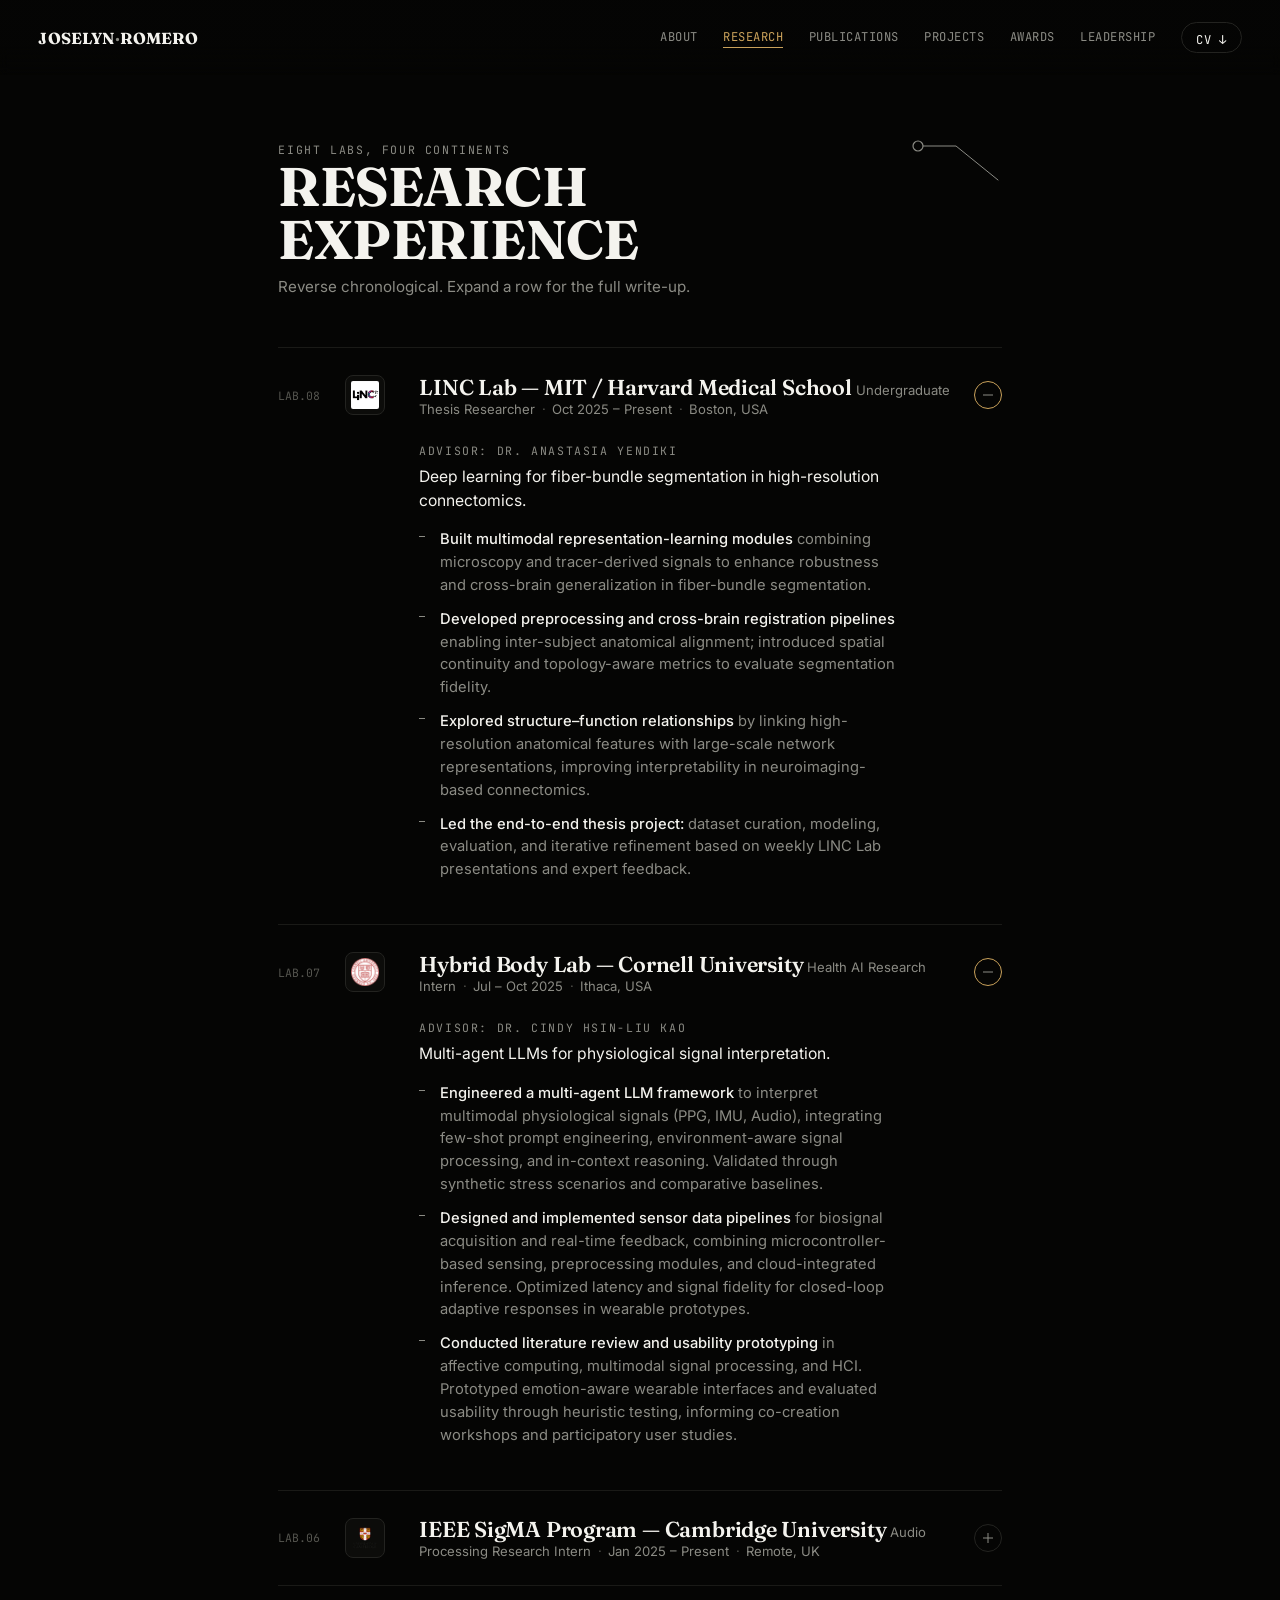
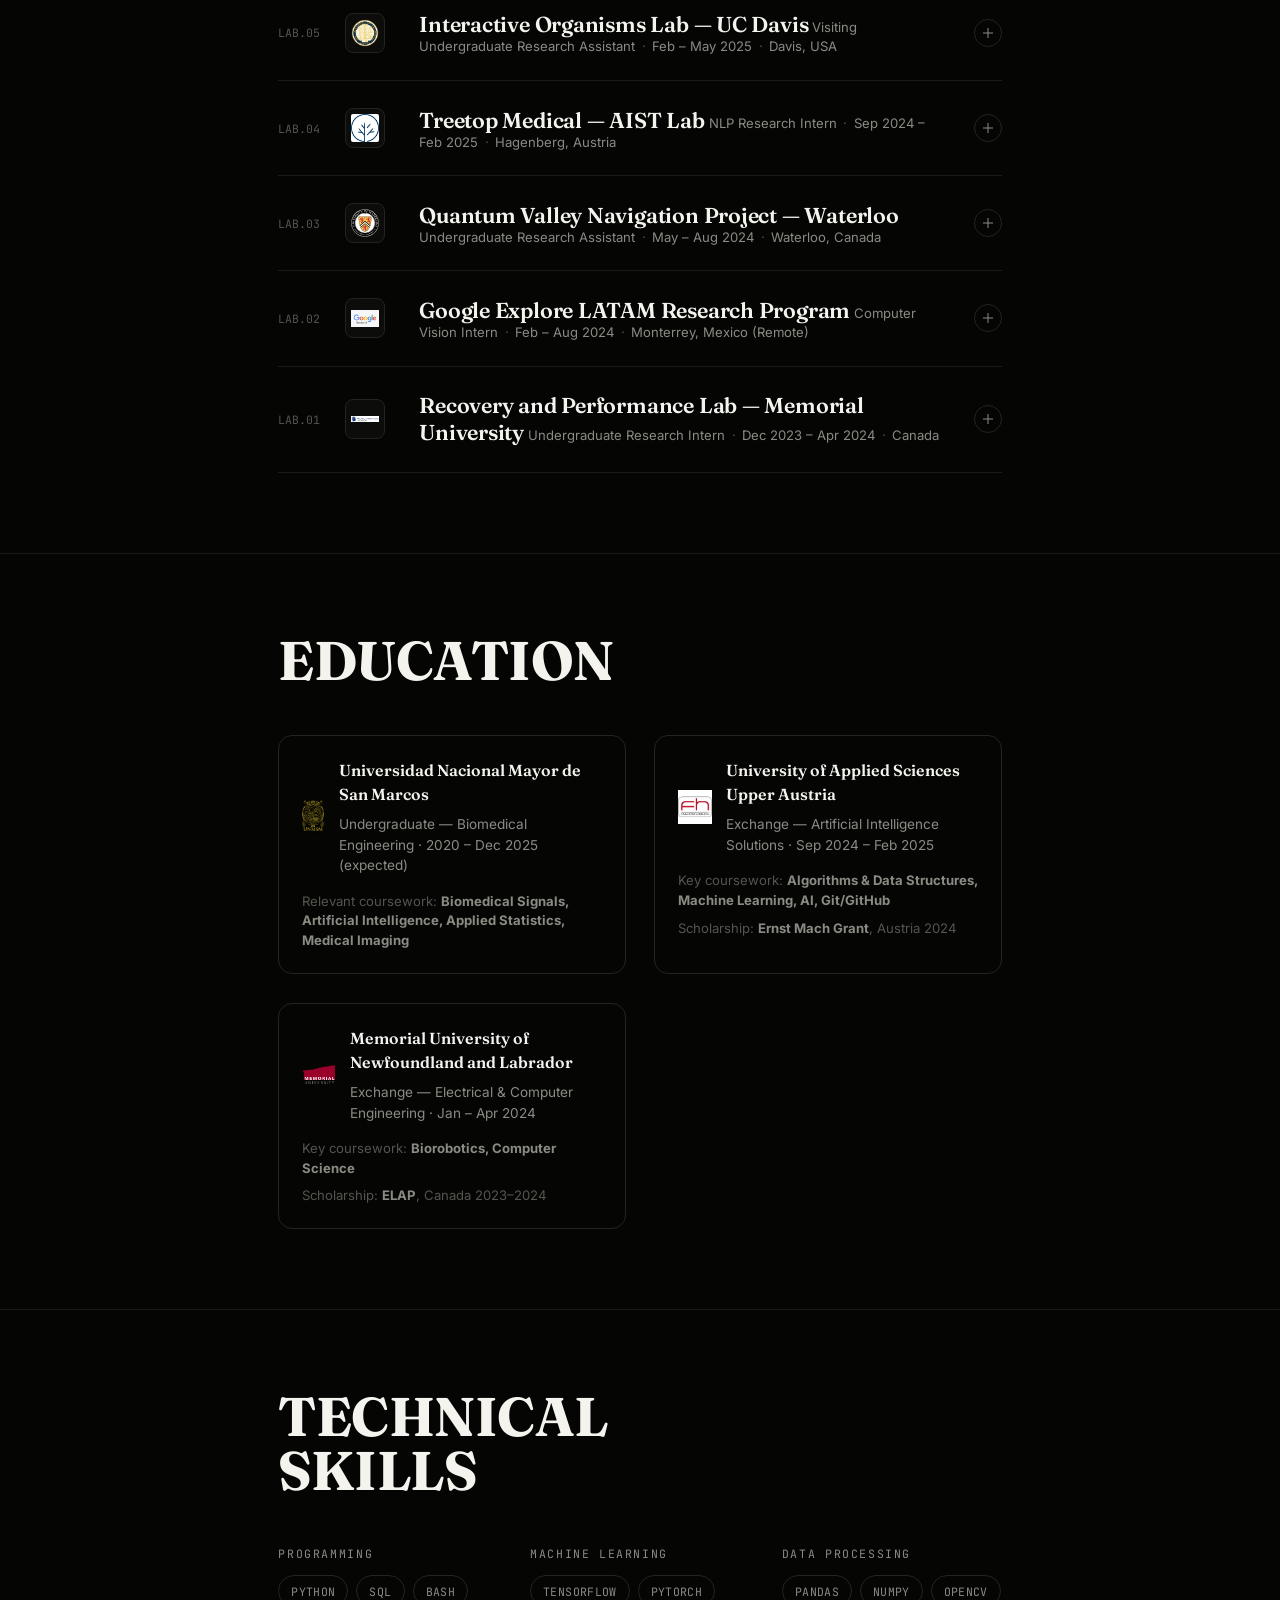
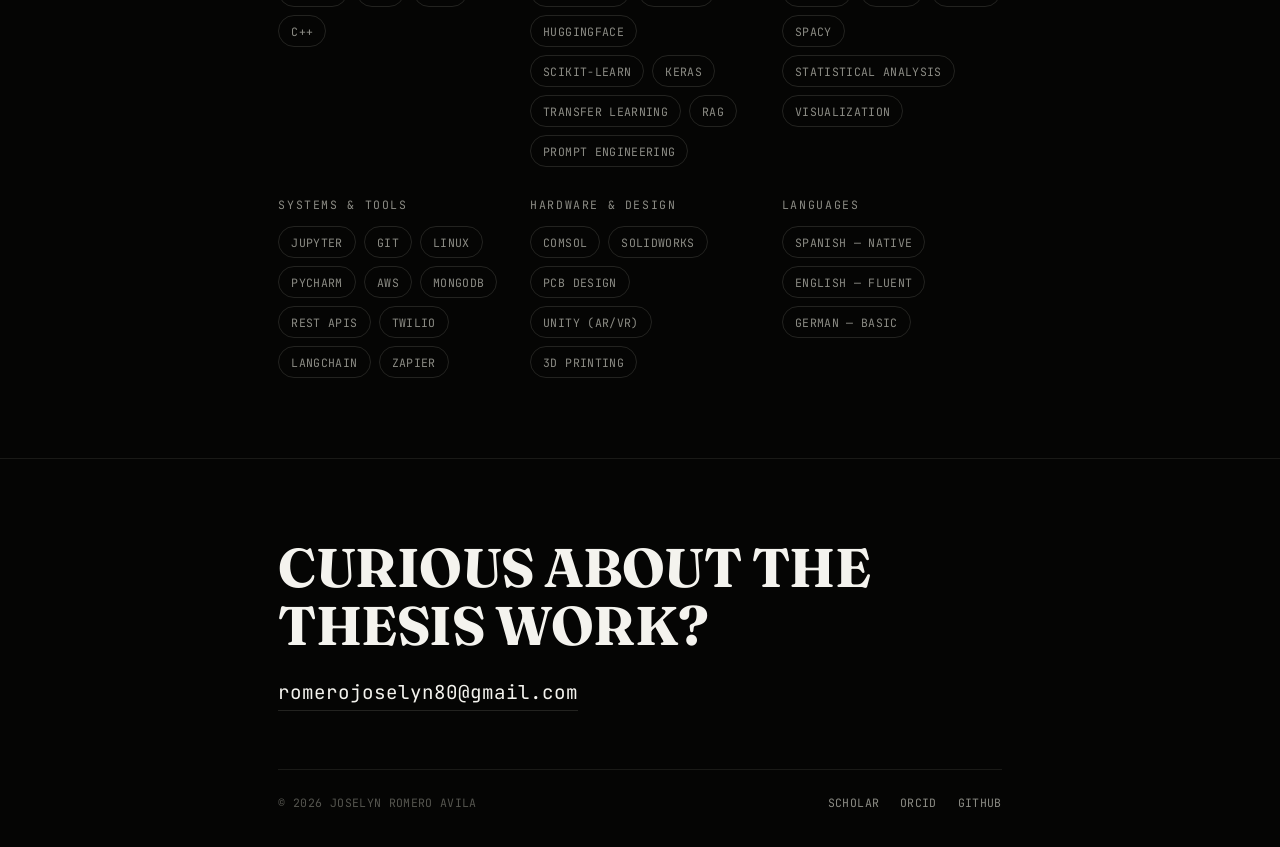
<file: research.html>
<!DOCTYPE html>
<html lang="en">
<head>
<meta charset="UTF-8">
<meta name="viewport" content="width=device-width, initial-scale=1.0">
<script>document.documentElement.classList.add("js");</script>
<title>Research — Joselyn Romero</title>
<meta name="description" content="Research experience across MIT–Harvard, Cornell, Cambridge, UC Davis, FH Upper Austria, Waterloo, Google Explore LATAM, and Memorial University.">
<link rel="preconnect" href="https://fonts.googleapis.com">
<link rel="stylesheet" href="styles.css">
</head>
<body>

<div class="grain"></div>

<nav class="site-nav">
  <a href="index.html" class="nav-mark">JOSELYN<span>·</span>ROMERO</a>
  <button class="nav-burger" aria-label="Toggle menu" aria-expanded="false">
    <span></span><span></span><span></span>
  </button>
  <ul class="nav-links">
    <li><a href="index.html">About</a></li>
    <li><a href="research.html">Research</a></li>
    <li><a href="publications.html">Publications</a></li>
    <li><a href="projects.html">Projects</a></li>
    <li><a href="awards.html">Awards</a></li>
    <li><a href="leadership.html">Leadership</a></li>
    <li><a href="files/Joselyn_Romero_Resume_.pdf" target="_blank" rel="noopener" class="nav-cv magnetic">CV ↓</a></li>
  </ul>
</nav>

<section class="section first" id="experience">
  <div class="wrap">
    <div class="section-head reveal">
      <div class="section-head-text">
        <span class="eyebrow">Eight labs, four continents</span>
        <h1 class="section-title">Research<br>Experience</h1>
        <p class="section-note">Reverse chronological. Expand a row for the full write-up.</p>
      </div>
      <svg class="node-doodle" viewBox="0 0 92 48" aria-hidden="true">
        <path d="M8,10 L46,10 L88,44"/>
        <circle cx="8" cy="10" r="5"/>
      </svg>
    </div>

    <div class="lab-list reveal">

      <!-- 08 — LINC Lab -->
      <div class="lab is-open">
        <button class="lab-row" aria-expanded="true">
          <span class="lab-index">LAB.08</span>
          <img class="lab-logo" src="images/mit1.png" alt="MIT–Harvard logo">
          <span class="lab-heading">
            <span class="lab-name">LINC Lab — MIT / Harvard Medical School</span>
            <span class="lab-sub">Undergraduate Thesis Researcher<span class="sep">·</span>Oct 2025 – Present<span class="sep">·</span>Boston, USA</span>
          </span>
          <span class="lab-toggle" aria-hidden="true"></span>
        </button>
        <div class="lab-panel">
          <div class="lab-panel-inner">
            <div class="lab-body">
              <p class="lab-project">
                <span class="eyebrow">Advisor: Dr. Anastasia Yendiki</span>
                Deep learning for fiber-bundle segmentation in high-resolution connectomics.
              </p>
              <ul class="lab-bullets">
                <li><strong>Built multimodal representation-learning modules</strong> combining microscopy and tracer-derived signals to enhance robustness and cross-brain generalization in fiber-bundle segmentation.</li>
                <li><strong>Developed preprocessing and cross-brain registration pipelines</strong> enabling inter-subject anatomical alignment; introduced spatial continuity and topology-aware metrics to evaluate segmentation fidelity.</li>
                <li><strong>Explored structure–function relationships</strong> by linking high-resolution anatomical features with large-scale network representations, improving interpretability in neuroimaging-based connectomics.</li>
                <li><strong>Led the end-to-end thesis project:</strong> dataset curation, modeling, evaluation, and iterative refinement based on weekly LINC Lab presentations and expert feedback.</li>
              </ul>
            </div>
          </div>
        </div>
      </div>

      <!-- 07 — Cornell -->
      <div class="lab is-open">
        <button class="lab-row" aria-expanded="true">
          <span class="lab-index">LAB.07</span>
          <img class="lab-logo" src="images/cornell.png" alt="Cornell University logo">
          <span class="lab-heading">
            <span class="lab-name">Hybrid Body Lab — Cornell University</span>
            <span class="lab-sub">Health AI Research Intern<span class="sep">·</span>Jul – Oct 2025<span class="sep">·</span>Ithaca, USA</span>
          </span>
          <span class="lab-toggle" aria-hidden="true"></span>
        </button>
        <div class="lab-panel">
          <div class="lab-panel-inner">
            <div class="lab-body">
              <p class="lab-project">
                <span class="eyebrow">Advisor: Dr. Cindy Hsin-Liu Kao</span>
                Multi-agent LLMs for physiological signal interpretation.
              </p>
              <ul class="lab-bullets">
                <li><strong>Engineered a multi-agent LLM framework</strong> to interpret multimodal physiological signals (PPG, IMU, Audio), integrating few-shot prompt engineering, environment-aware signal processing, and in-context reasoning. Validated through synthetic stress scenarios and comparative baselines.</li>
                <li><strong>Designed and implemented sensor data pipelines</strong> for biosignal acquisition and real-time feedback, combining microcontroller-based sensing, preprocessing modules, and cloud-integrated inference. Optimized latency and signal fidelity for closed-loop adaptive responses in wearable prototypes.</li>
                <li><strong>Conducted literature review and usability prototyping</strong> in affective computing, multimodal signal processing, and HCI. Prototyped emotion-aware wearable interfaces and evaluated usability through heuristic testing, informing co-creation workshops and participatory user studies.</li>
              </ul>
            </div>
          </div>
        </div>
      </div>

      <!-- 06 — Cambridge / IEEE SigMA -->
      <div class="lab">
        <button class="lab-row" aria-expanded="false">
          <span class="lab-index">LAB.06</span>
          <img class="lab-logo" src="images/cambridge.png" alt="Cambridge University logo">
          <span class="lab-heading">
            <span class="lab-name">IEEE SigMA Program — Cambridge University</span>
            <span class="lab-sub">Audio Processing Research Intern<span class="sep">·</span>Jan 2025 – Present<span class="sep">·</span>Remote, UK</span>
          </span>
          <span class="lab-toggle" aria-hidden="true"></span>
        </button>
        <div class="lab-panel">
          <div class="lab-panel-inner">
            <div class="lab-body">
              <p class="lab-project">
                <span class="eyebrow">Advisor: Dr. Jing Han</span>
                Deep learning for fetal phonocardiography.
              </p>
              <ul class="lab-bullets">
                <li><strong>Designed and implemented a hybrid pipeline</strong> for respiratory sound analysis, combining signal processing (cycle segmentation, spectral feature extraction, ensemble-based detection) with LLMs for natural language querying and verification.</li>
                <li><strong>Applied audio processing and ML frameworks</strong> (Librosa, SciPy, scikit-learn, PyTorch, TensorFlow) to detect multi-event patterns in the ICBHI dataset for respiratory event classification.</li>
                <li><strong>Developed verification mechanisms</strong> integrating structured textualization with consistency checks to mitigate LLM hallucinations in clinical queries.</li>
                <li><strong>Conducted literature review and manuscript drafting</strong>, formulating research questions, designing the methodological framework, and authoring the first draft of the paper.</li>
              </ul>
            </div>
          </div>
        </div>
      </div>

      <!-- 05 — UC Davis -->
      <div class="lab">
        <button class="lab-row" aria-expanded="false">
          <span class="lab-index">LAB.05</span>
          <img class="lab-logo" src="images/davis.png" alt="UC Davis logo">
          <span class="lab-heading">
            <span class="lab-name">Interactive Organisms Lab — UC Davis</span>
            <span class="lab-sub">Visiting Undergraduate Research Assistant<span class="sep">·</span>Feb – May 2025<span class="sep">·</span>Davis, USA</span>
          </span>
          <span class="lab-toggle" aria-hidden="true"></span>
        </button>
        <div class="lab-panel">
          <div class="lab-panel-inner">
            <div class="lab-body">
              <p class="lab-project">
                <span class="eyebrow">Advisor: Dr. Katia Vega</span>
                Biosensing wearables for cortisol monitoring.
              </p>
              <ul class="lab-bullets">
                <li><strong>Designed and prototyped biosensing systems</strong> for real-time cortisol monitoring, integrating microfluidic sensors and embedded electronics into functional on-body wearable form factors.</li>
                <li><strong>Applied probabilistic machine learning methods</strong> to classify stress levels from multimodal physiological data, improving predictive accuracy and enabling uncertainty quantification for robust stress detection.</li>
                <li><strong>Evaluated usability and feasibility</strong> of wearable prototypes through iterative testing, providing design insights for human–computer interaction and informing pathways for real-world deployment.</li>
              </ul>
            </div>
          </div>
        </div>
      </div>

      <!-- 04 — AIST / Treetop -->
      <div class="lab">
        <button class="lab-row" aria-expanded="false">
          <span class="lab-index">LAB.04</span>
          <img class="lab-logo" src="images/treetop.jpg" alt="Treetop Medical / AIST logo">
          <span class="lab-heading">
            <span class="lab-name">Treetop Medical — AIST Lab</span>
            <span class="lab-sub">NLP Research Intern<span class="sep">·</span>Sep 2024 – Feb 2025<span class="sep">·</span>Hagenberg, Austria</span>
          </span>
          <span class="lab-toggle" aria-hidden="true"></span>
        </button>
        <div class="lab-panel">
          <div class="lab-panel-inner">
            <div class="lab-body">
              <p class="lab-project">
                <span class="eyebrow">Advisor: Dr. Gerald Adam Zwettler</span>
                Retrieval-augmented generation for clinical document understanding.
              </p>
              <ul class="lab-bullets">
                <li><strong>Developed a RAG pipeline</strong> for multimodal clinical documents (structured text, imaging reports, unstructured PDFs), leveraging advanced chunking strategies and metadata-aware indexing to improve context retrieval and reduce information loss.</li>
                <li><strong>Integrated multilingual LLMs</strong> (English and German) for clinical entity extraction and summarization, using spaCy for preprocessing, HuggingFace Transformers for fine-tuning, and custom Chain-of-Thought prompting for reasoning transparency.</li>
                <li><strong>Conducted iterative evaluations with clinicians</strong> to refine interpretability and usability, incorporating domain feedback into pipeline redesign and ensuring reproducibility with Git and optimized PyCharm workflows.</li>
              </ul>
            </div>
          </div>
        </div>
      </div>

      <!-- 03 — Waterloo -->
      <div class="lab">
        <button class="lab-row" aria-expanded="false">
          <span class="lab-index">LAB.03</span>
          <img class="lab-logo" src="images/waterloo.svg" alt="University of Waterloo logo">
          <span class="lab-heading">
            <span class="lab-name">Quantum Valley Navigation Project — Waterloo</span>
            <span class="lab-sub">Undergraduate Research Assistant<span class="sep">·</span>May – Aug 2024<span class="sep">·</span>Waterloo, Canada</span>
          </span>
          <span class="lab-toggle" aria-hidden="true"></span>
        </button>
        <div class="lab-panel">
          <div class="lab-panel-inner">
            <div class="lab-body">
              <p class="lab-project">
                <span class="eyebrow">Advisor: Dr. David Cory</span>
                Resonator design and Bayesian modeling for quantum biosensors.
              </p>
              <ul class="lab-bullets">
                <li><strong>Investigated magnetic resonance principles</strong> for next-generation quantum biosensors, designing novel resonator architectures and applying Bayesian modeling to quantify and mitigate uncertainties in magnetic field interactions.</li>
                <li><strong>Built and validated mathematical models and simulations</strong> using Python, MATLAB, Mathematica, and COMSOL, optimizing calibration protocols and reducing computation time for iterative experimental design.</li>
                <li><strong>Contributed to hardware development</strong> by assisting in the design of circuits and prototypes for experimental integration, bridging theoretical models with practical implementation in NV-diamond quantum systems.</li>
                <li><strong>Validated resonator prototypes</strong> with preliminary experimental measurements, comparing results against simulation predictions to ensure alignment between theoretical and practical performance.</li>
              </ul>
            </div>
          </div>
        </div>
      </div>

      <!-- 02 — Google Explore LATAM -->
      <div class="lab">
        <button class="lab-row" aria-expanded="false">
          <span class="lab-index">LAB.02</span>
          <img class="lab-logo" src="images/google.webp" alt="Google Explore LATAM logo">
          <span class="lab-heading">
            <span class="lab-name">Google Explore LATAM Research Program</span>
            <span class="lab-sub">Computer Vision Intern<span class="sep">·</span>Feb – Aug 2024<span class="sep">·</span>Monterrey, Mexico (Remote)</span>
          </span>
          <span class="lab-toggle" aria-hidden="true"></span>
        </button>
        <div class="lab-panel">
          <div class="lab-panel-inner">
            <div class="lab-body">
              <p class="lab-project">
                <span class="eyebrow">Advisor: Dr. Gilberto Ochoa-Ruiz</span>
                Multi-instance learning for kidney stone classification.
              </p>
              <ul class="lab-bullets">
                <li><strong>Designed and implemented a multi-instance learning (MIL) framework</strong> for automatic classification of kidney stones from medical imaging, leveraging Keras and TensorFlow to handle weakly labeled datasets.</li>
                <li><strong>Integrated attention-based pooling mechanisms</strong> into the MIL architecture, improving both predictive accuracy and diagnostic interpretability by highlighting discriminative image regions.</li>
                <li><strong>Explored robustness and generalization</strong> under class imbalance through data augmentation strategies and cross-validation, ensuring reliability across heterogeneous imaging datasets.</li>
                <li><strong>Conducted ablation studies and comparative evaluations</strong> with baseline CNN models, demonstrating the advantages of MIL for clinical decision support in medical imaging workflows.</li>
              </ul>
            </div>
          </div>
        </div>
      </div>

      <!-- 01 — Memorial University -->
      <div class="lab">
        <button class="lab-row" aria-expanded="false">
          <span class="lab-index">LAB.01</span>
          <img class="lab-logo" src="images/recovery.jpg" alt="Memorial University logo">
          <span class="lab-heading">
            <span class="lab-name">Recovery and Performance Lab — Memorial University</span>
            <span class="lab-sub">Undergraduate Research Intern<span class="sep">·</span>Dec 2023 – Apr 2024<span class="sep">·</span>Canada</span>
          </span>
          <span class="lab-toggle" aria-hidden="true"></span>
        </button>
        <div class="lab-panel">
          <div class="lab-panel-inner">
            <div class="lab-body">
              <p class="lab-project">
                <span class="eyebrow">Advisor: Dr. Michelle Ploughman</span>
                Kinematic biomarkers of multiple sclerosis using robotic assessment.
              </p>
              <ul class="lab-bullets">
                <li><strong>Conducted standardized clinical assessments</strong> with patients diagnosed with Multiple Sclerosis, using the Kinarm robotic platform to collect high-resolution kinematic and sensorimotor data.</li>
                <li><strong>Applied and compared machine learning algorithms</strong> (Random Forest, SVM, Neural Networks) with scikit-learn and TensorFlow to identify movement patterns and biomechanical correlates of upper-extremity dysfunction.</li>
                <li><strong>Performed feature engineering and validation analyses</strong> to link robotic metrics with traditional clinical tests, supporting the development of objective biomarkers for MS progression.</li>
                <li><strong>Contributed to a peer-reviewed publication</strong> validating robotic assessment as a quantitative biomarker of upper-extremity dysfunction in Multiple Sclerosis.</li>
              </ul>
            </div>
          </div>
        </div>
      </div>

    </div>
  </div>
</section>

<section class="section" id="education">
  <div class="wrap">
    <div class="section-head reveal">
      <div class="section-head-text">
        <h2 class="section-title">Education</h2>
      </div>
    </div>
    <div class="edu-grid reveal">
      <div class="edu-card">
        <div class="edu-card-top">
          <img src="images/unmsm.png" alt="UNMSM logo">
          <div>
            <div class="edu-school">Universidad Nacional Mayor de San Marcos</div>
            <div class="edu-degree">Undergraduate — Biomedical Engineering · 2020 – Dec 2025 (expected)</div>
          </div>
        </div>
        <ul class="edu-list">
          <li>Relevant coursework: <strong>Biomedical Signals, Artificial Intelligence, Applied Statistics, Medical Imaging</strong></li>
        </ul>
      </div>
      <div class="edu-card">
        <div class="edu-card-top">
          <img src="images/fh.jpg" alt="FH Upper Austria logo">
          <div>
            <div class="edu-school">University of Applied Sciences Upper Austria</div>
            <div class="edu-degree">Exchange — Artificial Intelligence Solutions · Sep 2024 – Feb 2025</div>
          </div>
        </div>
        <ul class="edu-list">
          <li>Key coursework: <strong>Algorithms &amp; Data Structures, Machine Learning, AI, Git/GitHub</strong></li>
          <li>Scholarship: <strong>Ernst Mach Grant</strong>, Austria 2024</li>
        </ul>
      </div>
      <div class="edu-card">
        <div class="edu-card-top">
          <img src="images/memorial.png" alt="Memorial University logo">
          <div>
            <div class="edu-school">Memorial University of Newfoundland and Labrador</div>
            <div class="edu-degree">Exchange — Electrical &amp; Computer Engineering · Jan – Apr 2024</div>
          </div>
        </div>
        <ul class="edu-list">
          <li>Key coursework: <strong>Biorobotics, Computer Science</strong></li>
          <li>Scholarship: <strong>ELAP</strong>, Canada 2023–2024</li>
        </ul>
      </div>
    </div>
  </div>
</section>

<section class="section" id="skills">
  <div class="wrap">
    <div class="section-head reveal">
      <div class="section-head-text">
        <h2 class="section-title">Technical<br>Skills</h2>
      </div>
    </div>
    <div class="skill-groups reveal">
      <div class="skill-group">
        <span class="eyebrow">Programming</span>
        <div class="pill-row">
          <span class="pill">Python</span><span class="pill">SQL</span><span class="pill">Bash</span><span class="pill">C++</span>
        </div>
      </div>
      <div class="skill-group">
        <span class="eyebrow">Machine Learning</span>
        <div class="pill-row">
          <span class="pill">TensorFlow</span><span class="pill">PyTorch</span><span class="pill">HuggingFace</span>
          <span class="pill">Scikit-learn</span><span class="pill">Keras</span><span class="pill">Transfer Learning</span>
          <span class="pill">RAG</span><span class="pill">Prompt Engineering</span>
        </div>
      </div>
      <div class="skill-group">
        <span class="eyebrow">Data Processing</span>
        <div class="pill-row">
          <span class="pill">Pandas</span><span class="pill">NumPy</span><span class="pill">OpenCV</span>
          <span class="pill">spaCy</span><span class="pill">Statistical Analysis</span><span class="pill">Visualization</span>
        </div>
      </div>
      <div class="skill-group">
        <span class="eyebrow">Systems &amp; Tools</span>
        <div class="pill-row">
          <span class="pill">Jupyter</span><span class="pill">Git</span><span class="pill">Linux</span>
          <span class="pill">PyCharm</span><span class="pill">AWS</span><span class="pill">MongoDB</span>
          <span class="pill">REST APIs</span><span class="pill">Twilio</span><span class="pill">LangChain</span><span class="pill">Zapier</span>
        </div>
      </div>
      <div class="skill-group">
        <span class="eyebrow">Hardware &amp; Design</span>
        <div class="pill-row">
          <span class="pill">COMSOL</span><span class="pill">SolidWorks</span><span class="pill">PCB Design</span>
          <span class="pill">Unity (AR/VR)</span><span class="pill">3D Printing</span>
        </div>
      </div>
      <div class="skill-group">
        <span class="eyebrow">Languages</span>
        <div class="pill-row">
          <span class="pill">Spanish — Native</span><span class="pill">English — Fluent</span><span class="pill">German — Basic</span>
        </div>
      </div>
    </div>
  </div>
</section>

<footer class="site-footer">
  <div class="wrap">
    <h2 class="footer-cta reveal">Curious about the thesis work?</h2>
    <a href="mailto:romerojoselyn80@gmail.com" class="footer-email magnetic reveal">romerojoselyn80@gmail.com</a>
    <div class="footer-bottom">
      <span>© 2026 Joselyn Romero Avila</span>
      <div class="footer-socials">
        <a href="https://scholar.google.com/citations?hl=es&user=W59Q7i4AAAAJ" target="_blank" rel="noopener">Scholar</a>
        <a href="http://orcid.org/yourorcidurl" target="_blank" rel="noopener">ORCID</a>
        <a href="https://github.com/jromero158486" target="_blank" rel="noopener">GitHub</a>
      </div>
    </div>
  </div>
</footer>

<script src="script.js"></script>
</body>
</html>
</file>
<file: styles.css>
/* ============================================================
   Joselyn Romero — Portfolio
   Design tokens
   ============================================================ */

@import url('https://fonts.googleapis.com/css2?family=Fraunces:ital,opsz,wght@0,9..144,300..700;1,9..144,300..700&family=Inter:ital,wght@0,400..600;1,400..600&family=JetBrains+Mono:wght@400..500&display=swap');

:root{
  --bg:        #050504;
  --bg-panel:  #0c0c0a;
  --fg:        #f4f3ee;
  --fg-dim:    #8b8b84;
  --fg-faint:  #55554f;
  --line:      #232320;
  --line-soft: #1a1a17;
  --invert-bg: #f4f3ee;
  --invert-fg: #050504;
  --accent:     #c9a15a;
  --accent-dim: #8a763f;
  --accent-fg:  #050504;

  --font-display: 'Fraunces', Georgia, serif;
  --font-body:    'Inter', system-ui, sans-serif;
  --font-mono:    'JetBrains Mono', ui-monospace, monospace;

  --wrap: 800px;
  --pad: clamp(1.25rem, 4vw, 2.4rem);

  --ease: cubic-bezier(.16,.8,.24,1);
}

*, *::before, *::after{ box-sizing: border-box; }

html{
  background: var(--bg);
  scroll-behavior: smooth;
}
@media (prefers-reduced-motion: reduce){
  html{ scroll-behavior: auto; }
}

body{
  margin: 0;
  background: var(--bg);
  color: var(--fg);
  font-family: var(--font-body);
  font-size: 16px;
  line-height: 1.5;
  -webkit-font-smoothing: antialiased;
  overflow-x: hidden;
}

img{ max-width: 100%; display: block; }
a{ color: inherit; text-decoration: none; }
ul{ margin: 0; padding: 0; list-style: none; }
h1,h2,h3,h4,p{ margin: 0; }

::selection{ background: var(--fg); color: var(--bg); }

:focus-visible{
  outline: 1.5px solid var(--fg);
  outline-offset: 4px;
}

.wrap{
  max-width: var(--wrap);
  margin: 0 auto;
  padding-left: var(--pad);
  padding-right: var(--pad);
}

.eyebrow{
  font-family: var(--font-mono);
  font-size: .72rem;
  letter-spacing: .14em;
  text-transform: uppercase;
  color: var(--fg-dim);
}

/* v2: grain overlay and custom cursor removed for a plainer,
   less "effect-heavy" editorial feel. */


/* ============================================================
   Top navigation
   ============================================================ */
.site-nav{
  position: fixed;
  top: 0; left: 0; right: 0;
  z-index: 500;
  display: flex;
  align-items: center;
  justify-content: space-between;
  padding: 1.4rem var(--pad);
  background: linear-gradient(to bottom, rgba(5,5,4,.92) 60%, transparent);
  backdrop-filter: blur(6px);
}

.nav-mark{
  font-family: var(--font-display);
  font-weight: 700;
  font-size: 1rem;
  letter-spacing: .01em;
}
.nav-mark span{ color: var(--fg-dim); }

.nav-links{
  display: flex;
  align-items: center;
  gap: clamp(.9rem, 2vw, 1.7rem);
  font-family: var(--font-mono);
  font-size: .76rem;
  letter-spacing: .04em;
  text-transform: uppercase;
}

.nav-links a{
  position: relative;
  padding-bottom: 3px;
  color: var(--fg-dim);
  transition: color .25s var(--ease);
}
.nav-links a::after{
  content: "";
  position: absolute;
  left: 0; bottom: 0;
  width: 100%; height: 1px;
  background: var(--fg);
  transform: scaleX(0);
  transform-origin: left;
  transition: transform .3s var(--ease);
}
.nav-links a:hover,
.nav-links a:focus-visible{ color: var(--fg); }
.nav-links a:hover::after,
.nav-links a:focus-visible::after{ transform: scaleX(1); }
.nav-links a.is-active{ color: var(--accent); }
.nav-links a.is-active::after{ transform: scaleX(1); background: var(--accent); }

.nav-cv{
  border: 1px solid var(--line) !important;
  border-radius: 999px;
  padding: .45rem .9rem;
  color: var(--fg) !important;
  transition: background .25s var(--ease), color .25s var(--ease), border-color .25s var(--ease) !important;
}
.nav-cv::after{ display: none; }
.nav-cv:hover{
  background: var(--fg);
  color: var(--invert-fg) !important;
  border-color: var(--fg) !important;
}

.nav-burger{
  display: none;
  width: 28px; height: 20px;
  position: relative;
  background: none;
  border: none;
  cursor: pointer;
}
.nav-burger span{
  position: absolute; left: 0; right: 0;
  height: 1px; background: var(--fg);
  transition: transform .3s var(--ease), opacity .3s var(--ease);
}
.nav-burger span:nth-child(1){ top: 2px; }
.nav-burger span:nth-child(2){ top: 10px; }
.nav-burger span:nth-child(3){ top: 18px; }
.nav-burger.is-open span:nth-child(1){ transform: translateY(8px) rotate(45deg); }
.nav-burger.is-open span:nth-child(2){ opacity: 0; }
.nav-burger.is-open span:nth-child(3){ transform: translateY(-8px) rotate(-45deg); }

@media (max-width: 760px){
  .nav-links{
    position: fixed;
    inset: 0;
    z-index: 400;
    flex-direction: column;
    justify-content: center;
    gap: 1.6rem;
    background: var(--bg);
    font-size: 1.4rem;
    transform: translateY(-100%);
    transition: transform .45s var(--ease);
  }
  .nav-links.is-open{ transform: translateY(0); }
  .nav-cv{ order: -1; }
  .nav-burger{ display: block; z-index: 600; }
}

/* ============================================================
   Page top — no hero. Pages start directly in their first
   section; this just adds breathing room under the fixed nav.
   ============================================================ */
.section.first{
  padding-top: 7rem; /* fallback for browsers without clamp() */
  padding-top: clamp(6.5rem, 13vw, 8.5rem);
  border-top: none;
}

/* ============================================================
   Signature accent #1 — node doodle (sketch-style connector)
   Small, recurring, appears near section titles.
   ============================================================ */
.node-doodle{
  width: 92px;
  height: 48px;
  overflow: visible;
  flex-shrink: 0;
}
.node-doodle circle{
  fill: var(--bg);
  stroke: var(--fg-dim);
  stroke-width: 1.2;
  transform-origin: center;
}
.node-doodle path{
  fill: none;
  stroke: var(--fg-dim);
  stroke-width: 1;
  stroke-linecap: round;
}
html.js .node-doodle path{
  stroke-dasharray: 200;
  stroke-dashoffset: 200;
  transition: stroke-dashoffset 1s var(--ease) .1s;
}
.reveal.is-visible .node-doodle path{ stroke-dashoffset: 0; }
@media (prefers-reduced-motion: no-preference){
  .node-doodle circle{ animation: node-pulse 3.4s ease-in-out infinite; }
}
@keyframes node-pulse{
  0%, 100%{ opacity: 1; }
  50%{ opacity: .45; }
}
@media (max-width: 560px){
  .node-doodle{ display: none; }
}

/* ============================================================
   Signature accent #2 — biosignal waveform (used once, homepage)
   ============================================================ */
.waveform{
  position: relative;
  width: 100%;
  height: clamp(56px, 11vw, 110px);
  margin: clamp(2rem,6vw,3.4rem) 0;
}
.waveform svg{ width: 100%; height: 100%; display: block; }
.waveform path{
  fill: none;
  stroke: var(--fg);
  stroke-width: 1.1;
  stroke-linecap: round;
  stroke-linejoin: round;
  vector-effect: non-scaling-stroke;
}
html.js .waveform path{
  stroke-dasharray: 3000;
  stroke-dashoffset: 3000;
  transition: stroke-dashoffset 1.8s var(--ease);
}
.waveform.is-visible path{ stroke-dashoffset: 0; }
.waveform .pulse{
  fill: var(--fg);
  opacity: .9;
}
@media (prefers-reduced-motion: no-preference){
  .waveform.is-visible .pulse{
    offset-path: var(--offset-path, none);
    animation: travel 6s linear infinite;
  }
}
@keyframes travel{
  from{ offset-distance: 0%; }
  to{ offset-distance: 100%; }
}

/* ============================================================
   Section shell
   ============================================================ */
.section{
  padding: 3.5rem var(--pad); /* fallback for browsers without clamp() */
  padding: clamp(3rem, 7vw, 5rem) var(--pad);
  border-top: 1px solid var(--line-soft);
}
.section-head{
  display: flex;
  align-items: flex-start;
  justify-content: space-between;
  gap: 1.5rem;
  margin-bottom: clamp(2rem, 5vw, 3rem);
}
.section-head-text{ min-width: 0; }
.section-title{
  font-family: var(--font-display);
  font-weight: 700;
  font-size: clamp(2rem, 5.4vw, 3.4rem);
  letter-spacing: -.01em;
  text-transform: uppercase;
  line-height: .98;
}
.section-note{
  margin-top: .6rem;
  max-width: 46ch;
  color: var(--fg-dim);
  font-size: .95rem;
}

/* Hidden-until-revealed state only applies once JS confirms it can un-hide
   them again (html.js, set by an inline script in <head>). No-JS browsers,
   crawlers, and any script failure leave content fully visible. */
html.js .reveal{
  opacity: 0;
  transform: translateY(24px);
  transition: opacity .7s var(--ease), transform .7s var(--ease);
}
html.js .reveal.is-visible{ opacity: 1; transform: translateY(0); }
@media (prefers-reduced-motion: reduce){
  html.js .reveal{ opacity: 1; transform: none; transition: none; }
}

/* ============================================================
   Bio / about block
   ============================================================ */
.bio{
  display: grid;
  grid-template-columns: 180px 1fr;
  gap: clamp(1.5rem, 5vw, 3rem);
}
@media (max-width: 640px){ .bio{ grid-template-columns: 1fr; } }
.bio p{
  font-size: clamp(1.05rem, 2vw, 1.3rem);
  line-height: 1.55;
  color: var(--fg-dim);
  font-weight: 300;
}
.bio p strong{ color: var(--fg); font-weight: 500; }
.bio p + p{ margin-top: 1.2rem; }

.bio-photo{
  margin-bottom: 1.4rem;
  border-radius: 12px;
  overflow: hidden;
  border: 1px solid var(--line);
  max-width: 180px;
}
.bio-photo img{
  width: 100%;
  aspect-ratio: 3 / 4;
  object-fit: cover;
  filter: grayscale(1) contrast(1.05);
  transition: transform .6s var(--ease);
}
.bio-photo:hover img{ transform: scale(1.05); }

.bio-meta{
  margin-top: 1.6rem;
  display: flex;
  flex-wrap: wrap;
  gap: .9rem 1.6rem;
  font-family: var(--font-mono);
  font-size: .76rem;
  letter-spacing: .03em;
  text-transform: uppercase;
  color: var(--fg-dim);
}
.bio-meta a{ color: var(--fg); border-bottom: 1px solid var(--line); transition: border-color .25s; }
.bio-meta a:hover{ border-color: var(--fg); }

/* ============================================================
   Interest pills + marquee
   ============================================================ */
.pill-row{
  display: flex;
  flex-wrap: wrap;
  gap: .7rem;
}
.pill{
  font-family: var(--font-mono);
  font-size: .78rem;
  text-transform: uppercase;
  letter-spacing: .03em;
  padding: .55rem 1rem;
  border: 1px solid var(--line);
  border-radius: 999px;
  color: var(--fg-dim);
  transition: all .25s var(--ease);
  white-space: nowrap;
}
.pill:hover{
  background: var(--invert-bg);
  color: var(--invert-fg);
  border-color: var(--invert-bg);
}

.marquee{
  overflow: hidden;
  -webkit-mask-image: linear-gradient(to right, transparent, #000 4%, #000 96%, transparent);
          mask-image: linear-gradient(to right, transparent, #000 4%, #000 96%, transparent);
}
.marquee-track{
  display: flex;
  gap: .7rem;
  width: max-content;
}
html.js .marquee-track{
  animation: marquee-scroll 26s linear infinite;
}
.marquee:hover .marquee-track{ animation-play-state: paused; }
@keyframes marquee-scroll{
  from{ transform: translateX(0); }
  to{ transform: translateX(-50%); }
}
@media (prefers-reduced-motion: reduce){
  html.js .marquee-track{ animation: none; }
  .marquee{ -webkit-mask-image: none; mask-image: none; }
}

/* ============================================================
   News / updates ticker list
   ============================================================ */
.news-list li{
  display: grid;
  grid-template-columns: 90px 1fr;
  gap: 1.2rem;
  padding: 1.1rem 0;
  border-bottom: 1px solid var(--line-soft);
  font-size: .96rem;
}
.news-list li:first-child{ border-top: 1px solid var(--line-soft); }
.news-list time{
  font-family: var(--font-mono);
  font-size: .78rem;
  color: var(--fg-faint);
  padding-top: .15rem;
}
.news-list p{ color: var(--fg-dim); }
.news-list strong{ color: var(--fg); font-weight: 500; }

/* ============================================================
   Research timeline entries
   ============================================================ */
.lab-list{ display: flex; flex-direction: column; }
.lab{ border-bottom: 1px solid var(--line-soft); }
.lab:first-child{ border-top: 1px solid var(--line-soft); }

.lab-row{
  width: 100%;
  display: grid;
  grid-template-columns: 44px 52px 1fr auto;
  align-items: center;
  gap: clamp(.8rem, 3vw, 1.4rem);
  padding: clamp(1.1rem, 3vw, 1.6rem) 0;
  background: none;
  border: none;
  color: inherit;
  text-align: left;
  cursor: pointer;
  font-family: inherit;
}
.lab-index{
  font-family: var(--font-mono);
  font-size: .72rem;
  color: var(--fg-faint);
}
.lab-logo{
  width: 40px; height: 40px;
  border-radius: 8px;
  object-fit: contain;
  background: var(--bg-panel);
  padding: 5px;
  border: 1px solid var(--line);
}
.lab-heading{ min-width: 0; }
.lab-name{
  font-family: var(--font-display);
  font-weight: 600;
  font-size: clamp(1.05rem, 2.6vw, 1.35rem);
  letter-spacing: -.01em;
}
.lab-sub{
  margin-top: .3rem;
  font-size: .82rem;
  color: var(--fg-dim);
}
.lab-sub .sep{ color: var(--fg-faint); margin: 0 .5em; }
.lab-toggle{
  width: 28px; height: 28px;
  border: 1px solid var(--line);
  border-radius: 50%;
  position: relative;
  flex-shrink: 0;
  transition: transform .35s var(--ease), border-color .25s;
}
.lab-toggle::before,
.lab-toggle::after{
  content: "";
  position: absolute;
  background: var(--fg-dim);
  transition: transform .3s var(--ease), background .25s;
}
.lab-toggle::before{ left: 8px; right: 8px; top: 50%; height: 1px; transform: translateY(-50%); }
.lab-toggle::after{ top: 8px; bottom: 8px; left: 50%; width: 1px; transform: translateX(-50%); }
.lab.is-open .lab-toggle::after{ transform: translateX(-50%) rotate(90deg); opacity: 0; }
.lab.is-open .lab-toggle{ border-color: var(--accent); transform: rotate(180deg); }
.lab-row:hover .lab-toggle{ border-color: var(--accent); }
.lab-row:hover .lab-name{ color: var(--fg); }

.lab-panel{
  display: grid;
  grid-template-rows: 0fr;
  transition: grid-template-rows .5s var(--ease);
}
.lab.is-open .lab-panel{ grid-template-rows: 1fr; }
.lab-panel-inner{ overflow: hidden; }
.lab-body{
  padding: 0 0 clamp(1.4rem,3vw,2rem) calc(44px + 52px + clamp(.8rem,3vw,1.4rem)*2);
  max-width: 62ch;
}
@media (max-width: 620px){
  .lab-row{ grid-template-columns: 32px 1fr auto; }
  .lab-logo{ display: none; }
  .lab-body{ padding-left: calc(32px + clamp(.8rem,3vw,1.4rem)); }
}
.lab-project{
  font-size: .98rem;
  color: var(--fg);
  margin-bottom: 1rem;
}
.lab-project .eyebrow{ display: block; margin-bottom: .35rem; }
.lab-bullets li{
  position: relative;
  padding-left: 1.3rem;
  margin-bottom: .7rem;
  font-size: .92rem;
  line-height: 1.55;
  color: var(--fg-dim);
}
.lab-bullets li::before{
  content: "";
  position: absolute;
  left: 0; top: .55em;
  width: 6px; height: 1px;
  background: var(--fg-dim);
}
.lab-bullets strong{ color: var(--fg); font-weight: 500; }

/* ============================================================
   Education / skills
   ============================================================ */
.edu-grid{
  display: grid;
  grid-template-columns: repeat(auto-fit, minmax(240px,1fr));
  gap: clamp(1.2rem,3vw,1.8rem);
}
.edu-card{
  border: 1px solid var(--line);
  border-radius: 14px;
  padding: 1.4rem;
}
.edu-card-top{ display: flex; align-items: center; gap: .9rem; margin-bottom: 1rem; }
.edu-card img{ width: 34px; height: 34px; object-fit: contain; }
.edu-school{ font-family: var(--font-display); font-weight: 600; font-size: 1rem; }
.edu-degree{ color: var(--fg-dim); font-size: .85rem; margin-top: .5rem; }
.edu-list li{ font-size: .82rem; color: var(--fg-faint); margin-top: .5rem; }
.edu-list strong{ color: var(--fg-dim); }

.skill-groups{
  display: grid;
  grid-template-columns: repeat(auto-fit, minmax(200px,1fr));
  gap: 1.8rem 2rem;
}
.skill-group .eyebrow{ margin-bottom: .8rem; display: block; }
.skill-group .pill-row{ gap: .5rem; }
.skill-group .pill{ font-size: .72rem; padding: .4rem .75rem; }

/* ============================================================
   Generic "group" wrapper — used by Publications, Awards,
   Leadership to cluster entries under a heading (type or year).
   ============================================================ */
.group + .group{ margin-top: clamp(2.2rem,5vw,3.4rem); }
.group-title{
  font-family: var(--font-mono);
  font-size: .78rem;
  letter-spacing: .1em;
  text-transform: uppercase;
  color: var(--fg-dim);
  padding-bottom: .8rem;
  margin-bottom: .3rem;
  border-bottom: 1px solid var(--line-soft);
}

/* ============================================================
   Publications
   ============================================================ */
.pub{
  display: grid;
  grid-template-columns: 72px 1fr auto;
  align-items: center;
  gap: clamp(.9rem,3vw,1.6rem);
  padding: clamp(1.1rem,2.6vw,1.5rem) 0;
  border-bottom: 1px solid var(--line-soft);
}
.pub-thumb{
  width: 72px; height: 56px;
  object-fit: cover;
  border-radius: 8px;
  border: 1px solid var(--line);
  filter: grayscale(1) contrast(1.05);
  transition: filter .3s var(--ease);
}
.pub:hover .pub-thumb{ filter: grayscale(0) contrast(1.05); }
.pub-thumb-fallback{
  width: 72px; height: 56px;
  border-radius: 8px;
  border: 1px solid var(--line);
  background: var(--bg-panel);
  display: flex;
  align-items: center;
  justify-content: center;
  color: var(--fg-faint);
}
.pub-thumb-fallback svg{ width: 22px; height: 22px; }
@media (max-width: 560px){ .pub-thumb-fallback{ display: none; } }
.pub-title{
  font-family: var(--font-display);
  font-weight: 600;
  font-size: clamp(.98rem, 2vw, 1.15rem);
  line-height: 1.3;
}
.pub-meta{
  margin-top: .5rem;
  font-size: .82rem;
  color: var(--fg-dim);
}
.pub-meta .venue{ color: var(--fg-faint); }
.pub-link{
  font-family: var(--font-mono);
  font-size: .72rem;
  text-transform: uppercase;
  letter-spacing: .04em;
  white-space: nowrap;
  border-bottom: 1px solid var(--line);
  padding-bottom: 3px;
  transition: border-color .25s, opacity .25s;
}
.pub-link:hover{ border-color: var(--fg); }
.pub-link.is-disabled{ opacity: .35; pointer-events: none; }
@media (max-width: 560px){
  .pub{ grid-template-columns: 1fr; }
  .pub-thumb{ display: none; }
}

/* ============================================================
   Media slot — shared by Award and Leadership cards.
   Shows an elegant placeholder until a real photo is dropped in.
   ============================================================ */
.card-media{
  aspect-ratio: 4 / 3;
  border-radius: 10px;
  overflow: hidden;
  border: 1px solid var(--line);
  background: var(--bg-panel);
  margin-bottom: 1rem;
  position: relative;
}
.card-media img{
  width: 100%; height: 100%;
  object-fit: cover;
  filter: grayscale(1) contrast(1.05);
  transform: scale(1.001);
  transition: transform .5s var(--ease);
}
.card-media.is-empty img{ display: none; }
.card-media.is-empty::before,
.card-media.is-empty::after{
  content: "";
  position: absolute;
  background: var(--line);
}
.card-media.is-empty::before{ left: 0; right: 0; top: 50%; height: 1px; }
.card-media.is-empty::after{ top: 0; bottom: 0; left: 50%; width: 1px; }
.card-media.is-empty{ display: flex; align-items: center; justify-content: center; }
.card-media.is-empty .media-hint{
  position: relative;
  z-index: 1;
  font-family: var(--font-mono);
  font-size: .64rem;
  letter-spacing: .06em;
  text-transform: uppercase;
  color: var(--fg-faint);
  background: var(--bg-panel);
  padding: .2rem .5rem;
}

/* ============================================================
   Awards
   ============================================================ */
.award-grid{
  display: grid;
  grid-template-columns: repeat(auto-fit, minmax(260px,1fr));
  gap: clamp(1.1rem,3vw,1.5rem);
}
.award{
  border: 1px solid var(--line);
  border-radius: 14px;
  padding: clamp(1.1rem,2.4vw,1.4rem);
  display: flex;
  flex-direction: column;
  transition: border-color .3s var(--ease), transform .12s linear;
  transform-style: preserve-3d;
  will-change: transform;
}
.award:hover{ border-color: var(--fg-dim); }
.award-top{ display: flex; align-items: center; justify-content: space-between; gap: 1rem; margin-bottom: .6rem; }
.award-year{
  font-family: var(--font-mono);
  font-size: .72rem;
  color: var(--fg-faint);
}
.award-title{
  font-family: var(--font-display);
  font-weight: 600;
  font-size: 1.02rem;
  line-height: 1.3;
  margin-bottom: .55rem;
}
.award-title a:hover{ text-decoration: underline; text-underline-offset: 3px; }
.award-desc{ font-size: .85rem; color: var(--fg-dim); line-height: 1.5; }
.award-tag{
  align-self: flex-start;
  font-family: var(--font-mono);
  font-size: .66rem;
  text-transform: uppercase;
  letter-spacing: .05em;
  color: var(--invert-fg);
  background: var(--fg);
  padding: .2rem .55rem;
  border-radius: 4px;
}
.award-tag.is-flagship{ background: var(--accent); color: var(--accent-fg); }

/* ============================================================
   Year accordion — used by Awards and Leadership to collapse
   long lists behind a per-year toggle, mirroring .lab on Research.
   ============================================================ */
.year-list{ display: flex; flex-direction: column; }
.year-block{ border-bottom: 1px solid var(--line-soft); }
.year-block:first-child{ border-top: 1px solid var(--line-soft); }
.year-row{
  width: 100%;
  display: grid;
  grid-template-columns: 90px 1fr auto;
  align-items: center;
  gap: clamp(.8rem, 3vw, 1.4rem);
  padding: clamp(1.1rem, 3vw, 1.6rem) 0;
  background: none;
  border: none;
  color: inherit;
  text-align: left;
  cursor: pointer;
  font-family: inherit;
}
.year-num{
  font-family: var(--font-display);
  font-weight: 700;
  font-size: clamp(1.3rem, 3.2vw, 1.7rem);
  letter-spacing: -.01em;
}
.year-count{
  font-family: var(--font-mono);
  font-size: .78rem;
  color: var(--fg-dim);
}
.year-toggle{
  width: 28px; height: 28px;
  border: 1px solid var(--line);
  border-radius: 50%;
  position: relative;
  flex-shrink: 0;
  transition: transform .35s var(--ease), border-color .25s;
}
.year-toggle::before,
.year-toggle::after{
  content: "";
  position: absolute;
  background: var(--fg-dim);
  transition: transform .3s var(--ease), background .25s;
}
.year-toggle::before{ left: 8px; right: 8px; top: 50%; height: 1px; transform: translateY(-50%); }
.year-toggle::after{ top: 8px; bottom: 8px; left: 50%; width: 1px; transform: translateX(-50%); }
.year-block.is-open .year-toggle::after{ transform: translateX(-50%) rotate(90deg); opacity: 0; }
.year-block.is-open .year-toggle{ border-color: var(--accent); transform: rotate(180deg); }
.year-row:hover .year-toggle{ border-color: var(--accent); }
.year-row:hover .year-num{ color: var(--accent); }

.year-panel{
  display: grid;
  grid-template-rows: 0fr;
  transition: grid-template-rows .5s var(--ease);
}
.year-block.is-open .year-panel{ grid-template-rows: 1fr; }
.year-panel-inner{ overflow: hidden; }
.year-body{ padding: 0 0 clamp(1.6rem,3.4vw,2.2rem); }

/* Collage strip — optional row of small photos between years,
   for programs with several group photos. Hover/focus reveals
   the caption; falls back to a persistent caption on touch. */
.collage-strip{
  display: flex;
  gap: .6rem;
  overflow-x: auto;
  padding: .2rem 0 1.4rem;
  scrollbar-width: none;
}
.collage-strip::-webkit-scrollbar{ display: none; }
.collage-item{
  position: relative;
  flex: 0 0 auto;
  width: 120px; height: 90px;
  border-radius: 8px;
  overflow: hidden;
  border: 1px solid var(--line);
}
.collage-item img{
  width: 100%; height: 100%;
  object-fit: cover;
  filter: grayscale(1) contrast(1.05);
  transition: filter .3s var(--ease), transform .4s var(--ease);
}
.collage-item:hover img{ filter: grayscale(0) contrast(1.05); transform: scale(1.06); }
.collage-item .collage-caption{
  position: absolute;
  inset: auto 0 0 0;
  padding: .35rem .5rem;
  font-family: var(--font-mono);
  font-size: .62rem;
  letter-spacing: .02em;
  color: var(--fg);
  background: linear-gradient(to top, rgba(5,5,4,.92), transparent);
  opacity: 0;
  transform: translateY(4px);
  transition: opacity .25s var(--ease), transform .25s var(--ease);
}
.collage-item:hover .collage-caption,
.collage-item:focus-within .collage-caption{ opacity: 1; transform: translateY(0); }
@media (hover: none){
  .collage-item .collage-caption{ opacity: 1; transform: none; }
}

/* ============================================================
   Leadership cards
   ============================================================ */
.lead-grid{
  display: grid;
  grid-template-columns: repeat(auto-fit, minmax(260px,1fr));
  gap: clamp(1.1rem,3vw,1.5rem);
}
.lead-card{
  border: 1px solid var(--line);
  border-radius: 16px;
  padding: clamp(1.1rem,2.6vw,1.5rem);
  display: flex;
  flex-direction: column;
  transition: border-color .3s var(--ease), transform .12s linear;
  transform-style: preserve-3d;
  will-change: transform;
}
.lead-card:hover{ border-color: var(--fg-dim); }
.lead-role{ font-family: var(--font-display); font-weight: 600; font-size: 1.06rem; }
.lead-org{ color: var(--fg-dim); font-size: .8rem; margin-top: .3rem; }
.lead-desc{ margin-top: .8rem; font-size: .86rem; color: var(--fg-dim); line-height: 1.55; }
.lead-desc strong{ color: var(--fg); font-weight: 500; }

.callout{
  margin-top: clamp(2rem,4vw,3rem);
  padding: clamp(1.3rem,3vw,1.8rem);
  border: 1px dashed var(--line);
  border-radius: 14px;
  font-size: .88rem;
  color: var(--fg-dim);
}
.callout strong{ color: var(--fg); }

/* ============================================================
   Projects
   ============================================================ */
.project-grid{
  display: grid;
  grid-template-columns: repeat(auto-fit, minmax(280px,1fr));
  gap: clamp(1.2rem,3vw,1.8rem);
}
.project-grid.is-compact{ grid-template-columns: repeat(auto-fit, minmax(240px,1fr)); }
.project{
  border: 1px solid var(--line);
  border-radius: 14px;
  padding: clamp(1.1rem,2.4vw,1.4rem);
  display: flex;
  flex-direction: column;
  transition: border-color .3s var(--ease), transform .12s linear;
  transform-style: preserve-3d;
  will-change: transform;
}
.project:hover{ border-color: var(--fg-dim); }
.project-top{ display: flex; align-items: flex-start; justify-content: space-between; gap: .8rem; margin-bottom: .5rem; }
.project-title{
  font-family: var(--font-display);
  font-weight: 600;
  font-size: 1.06rem;
  line-height: 1.3;
}
.project-status{
  align-self: flex-start;
  font-family: var(--font-mono);
  font-size: .64rem;
  text-transform: uppercase;
  letter-spacing: .05em;
  color: var(--fg-faint);
  border: 1px solid var(--line);
  padding: .2rem .5rem;
  border-radius: 4px;
  white-space: nowrap;
}
.project-desc{ font-size: .85rem; color: var(--fg-dim); line-height: 1.55; margin-bottom: .9rem; }
.project-recognition{
  font-size: .78rem;
  color: var(--fg-dim);
  margin-bottom: .9rem;
  padding-bottom: .9rem;
  border-bottom: 1px solid var(--line-soft);
}
.project-recognition strong{ color: var(--fg); font-weight: 500; }
.project-tags{ display: flex; flex-wrap: wrap; gap: .4rem; margin-top: auto; margin-bottom: 1rem; }
.project-tag{
  font-family: var(--font-mono);
  font-size: .64rem;
  text-transform: uppercase;
  letter-spacing: .04em;
  color: var(--fg-dim);
  border: 1px solid var(--line-soft);
  padding: .2rem .5rem;
  border-radius: 4px;
}
.project-links{ display: flex; gap: .7rem; }
.project-link{
  display: inline-flex;
  align-items: center;
  gap: .4rem;
  font-family: var(--font-mono);
  font-size: .72rem;
  text-transform: uppercase;
  letter-spacing: .04em;
  color: var(--fg);
  border: 1px solid var(--line);
  border-radius: 6px;
  padding: .4rem .65rem;
  transition: border-color .25s, background .25s, color .25s;
}
.project-link svg{ width: 14px; height: 14px; flex-shrink: 0; }
.project-link:hover{ background: var(--fg); color: var(--invert-fg); border-color: var(--fg); }
.project-link.is-disabled{
  color: var(--fg-faint);
  pointer-events: none;
  opacity: .55;
}
.project-link.is-disabled:hover{ background: none; }

/* Featured strip on the home page */
.featured-projects .section-note a{ color: var(--fg); border-bottom: 1px solid var(--line); }
.featured-projects .section-note a:hover{ border-color: var(--fg); }

/* Category grouping on the full projects page, reuses .group/.group-title */
.project-jump{
  display: flex;
  flex-wrap: wrap;
  gap: .6rem;
  margin: 1.6rem 0 clamp(2.2rem,5vw,3.4rem);
}
.project-jump a{
  font-family: var(--font-mono);
  font-size: .72rem;
  text-transform: uppercase;
  letter-spacing: .04em;
  color: var(--fg-dim);
  border: 1px solid var(--line);
  border-radius: 999px;
  padding: .4rem .9rem;
  transition: all .25s var(--ease);
}
.project-jump a:hover{ background: var(--invert-bg); color: var(--invert-fg); border-color: var(--invert-bg); }

/* ============================================================
   v2 — Editorial hero (asymmetric, serif-led, grid-breaking)
   ============================================================ */
.hero-editorial{ padding-top: clamp(2rem,5vw,3.5rem); }
.hero-kicker{
  font-family: var(--font-mono);
  font-size: .78rem;
  text-transform: uppercase;
  letter-spacing: .08em;
  color: var(--fg-dim);
  display: block;
  margin-bottom: .6rem;
}
.hero-name{
  font-family: var(--font-display);
  font-weight: 500;
  font-style: normal;
  font-size: clamp(3.4rem, 11vw, 8.2rem);
  line-height: .92;
  letter-spacing: -0.02em;
  margin: 0 0 clamp(2.4rem,6vw,4rem) -0.04em;
}
.hero-name em{ font-style: italic; font-weight: 400; }

.hero-grid{
  display: grid;
  grid-template-columns: minmax(0,220px) 1fr;
  gap: clamp(2rem,5vw,4.5rem);
  align-items: start;
  padding-bottom: clamp(2.5rem,6vw,4rem);
  border-bottom: 1px solid var(--line-soft);
}
@media (max-width: 720px){ .hero-grid{ grid-template-columns: 1fr; } }

.hero-side{ display: flex; flex-direction: column; gap: 1.2rem; }
.hero-photo{
  width: 100%;
  aspect-ratio: 4/5;
  border-radius: 4px;
  overflow: hidden;
  filter: grayscale(1) contrast(1.05);
}
.hero-photo img{ width: 100%; height: 100%; object-fit: cover; }
.hero-links{ display: flex; flex-direction: column; gap: .5rem; font-family: var(--font-mono); font-size: .8rem; }
.hero-links a{ color: var(--fg-dim); border-bottom: 1px solid transparent; width: fit-content; transition: color .2s, border-color .2s; }
.hero-links a:hover{ color: var(--fg); border-color: var(--line); }

.hero-copy{ max-width: 62ch; }
.hero-copy p{ font-family: var(--font-body); font-size: 1.06rem; line-height: 1.7; color: var(--fg-dim); }
.hero-copy p + p{ margin-top: 1.1rem; }
.hero-copy p strong{ color: var(--fg); font-weight: 500; }
.hero-copy p:first-of-type::first-letter{
  font-family: var(--font-display);
  font-size: 3.4rem;
  line-height: .78;
  float: left;
  padding: .05em .08em 0 0;
  color: var(--fg);
}
.hero-copy .text-btn{ margin-top: 1.4rem; display: inline-block; }

/* Numbered interest list — replaces the looping pill marquee */
.interest-list{ border-top: 1px solid var(--line-soft); }
.interest-row{
  display: flex;
  align-items: baseline;
  gap: 1.2rem;
  padding: 1rem 0;
  border-bottom: 1px solid var(--line-soft);
}
.interest-num{ font-family: var(--font-mono); font-size: .78rem; color: var(--fg-faint); flex-shrink: 0; width: 2ch; }
.interest-name{ font-family: var(--font-display); font-size: clamp(1.1rem,2.4vw,1.5rem); font-weight: 400; }

/* Small reference index on project cards, instead of a status pill only */
.project-index{
  font-family: var(--font-mono);
  font-size: .7rem;
  color: var(--fg-faint);
  margin-bottom: .5rem;
  display: block;
}
.site-footer{
  padding: clamp(3.2rem,8vw,5rem) var(--pad) 2.2rem;
  border-top: 1px solid var(--line-soft);
}
.footer-cta{
  font-family: var(--font-display);
  font-weight: 700;
  font-size: clamp(1.8rem, 5.6vw, 3.4rem);
  letter-spacing: -.01em;
  text-transform: uppercase;
  line-height: 1.05;
  max-width: 16ch;
}
.footer-email{
  display: inline-block;
  margin-top: 1.5rem;
  font-family: var(--font-mono);
  font-size: clamp(1rem,2.4vw,1.2rem);
  border-bottom: 1px solid var(--line);
  padding-bottom: 4px;
  transition: border-color .25s;
}
.footer-email:hover{ border-color: var(--fg); }
.footer-bottom{
  margin-top: clamp(2.6rem,6vw,3.6rem);
  padding-top: 1.5rem;
  border-top: 1px solid var(--line-soft);
  display: flex;
  flex-wrap: wrap;
  gap: 1.1rem 1.8rem;
  justify-content: space-between;
  align-items: center;
  font-family: var(--font-mono);
  font-size: .72rem;
  color: var(--fg-faint);
  text-transform: uppercase;
  letter-spacing: .03em;
}
.footer-socials{ display: flex; gap: 1.3rem; }
.footer-socials a{ color: var(--fg-dim); transition: color .25s; }
.footer-socials a:hover{ color: var(--fg); }

/* ============================================================
   Misc utilities
   ============================================================ */
.text-btn{
  display: inline-flex;
  align-items: center;
  gap: .5rem;
  font-family: var(--font-mono);
  font-size: .78rem;
  text-transform: uppercase;
  letter-spacing: .04em;
  color: var(--fg);
  border-bottom: 1px solid var(--line);
  padding-bottom: 4px;
  transition: border-color .25s, gap .25s;
  cursor: pointer;
  background: none;
}
.text-btn:hover{ border-color: var(--fg); gap: .75rem; }

/* Magnetic hover — JS nudges these elements toward the cursor via
   inline transform; this just gives it a smooth, springy return. */
.magnetic{ display: inline-flex; } /* v2: magnetic pull effect removed */
</file>
